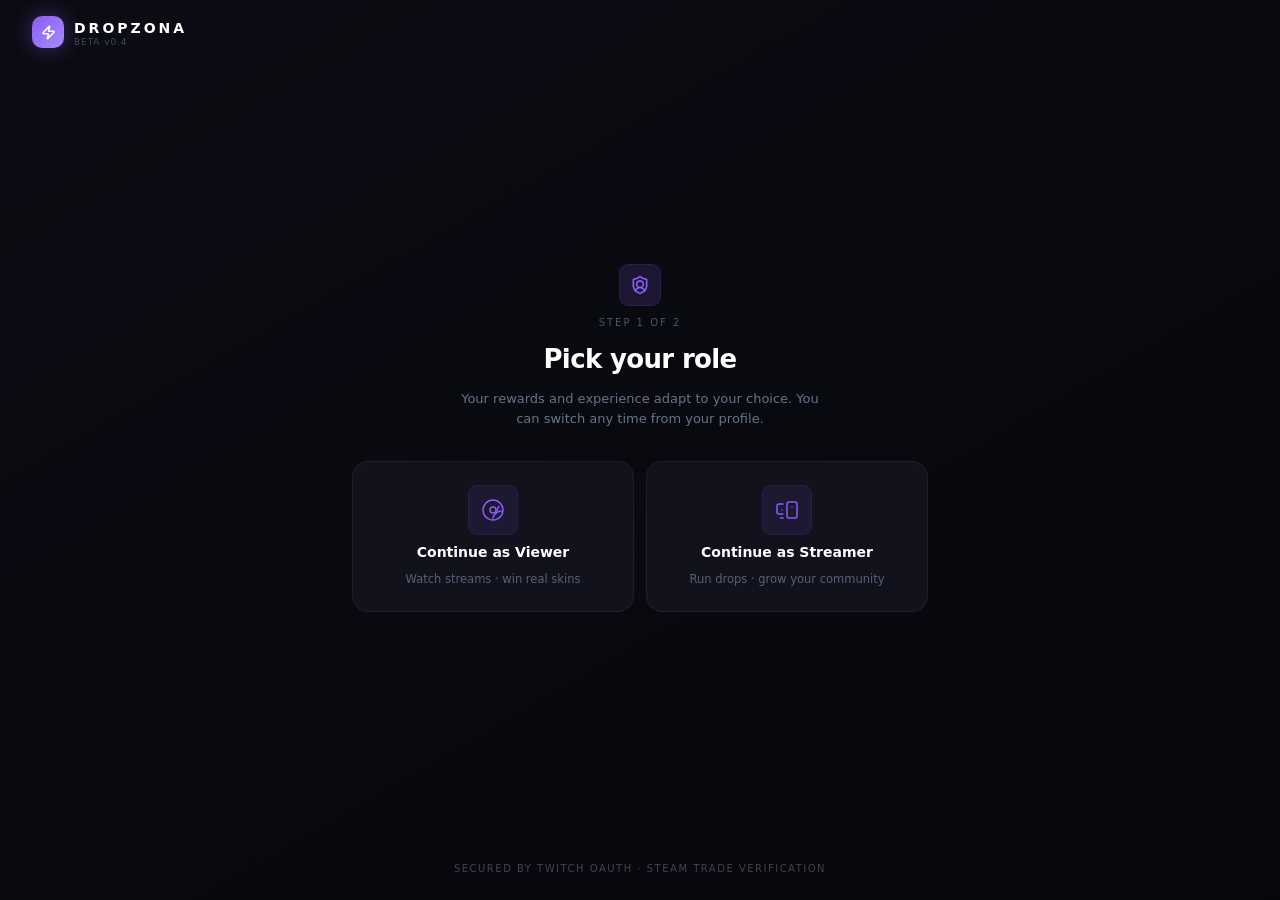
<file: login.html>
<!DOCTYPE html>
<html lang="en" class="dark">
<head>
  <meta charset="UTF-8"/>
  <meta name="viewport" content="width=device-width, initial-scale=1.0"/>
  <title>Log in | Dropzona — Automated CS2 Skin Drops</title>
  <meta name="description" content="Sign in to Dropzona — the automated CS2 skin-giveaway platform for Twitch streamers. Connect Twitch and Steam to run drops or receive skins as a viewer."/>
  <meta name="robots" content="index, follow"/>
  <link rel="canonical" href="https://dropzona.tv/login.html"/>
  <meta property="og:type" content="website"/>
  <meta property="og:site_name" content="Dropzona"/>
  <meta property="og:title" content="Log in | Dropzona"/>
  <meta property="og:description" content="Sign in to Dropzona — automated CS2 skin drops for Twitch."/>
  <meta property="og:url" content="https://dropzona.tv/login.html"/>
  <meta property="og:locale" content="en_US"/>
  <meta property="og:image" content="https://dropzona.tv/opengraph-image.png"/>
  <meta name="twitter:card" content="summary_large_image"/>
  <meta name="twitter:site" content="@dropzona"/>
  <meta name="twitter:title" content="Log in | Dropzona"/>
  <meta name="twitter:description" content="Sign in to Dropzona — automated CS2 skin drops for Twitch."/>
  <meta name="twitter:image" content="https://dropzona.tv/twitter-image.png"/>
  <script type="application/ld+json">
  {"@context":"https://schema.org","@type":"WebPage","name":"Log in to Dropzona","url":"https://dropzona.tv/login.html","inLanguage":"en-US","isPartOf":{"@type":"WebSite","name":"Dropzona","url":"https://dropzona.tv/"}}
  </script>
  <script type="application/ld+json">
  {"@context":"https://schema.org","@type":"BreadcrumbList","itemListElement":[{"@type":"ListItem","position":1,"name":"Home","item":"https://dropzona.tv/"},{"@type":"ListItem","position":2,"name":"Log in","item":"https://dropzona.tv/login.html"}]}
  </script>
  <link rel="icon" href="data:image/svg+xml,%3Csvg xmlns='http://www.w3.org/2000/svg' viewBox='0 0 24 24' fill='none' stroke='%238b5cf6' stroke-width='2' stroke-linecap='round' stroke-linejoin='round'%3E%3Cpath d='M13 2L3 14h9l-1 8 10-12h-9l1-8z'/%3E%3C/svg%3E" type="image/svg+xml">
  <meta name="theme-color" content="#0b0a12"/>
  <link rel="preconnect" href="https://fonts.googleapis.com">
  <link rel="preconnect" href="https://fonts.gstatic.com" crossorigin>
  <link href="https://fonts.googleapis.com/css2?family=Inter:wght@100..900&family=Instrument+Serif:ital@0;1&family=JetBrains+Mono:wght@400;500;600;700&display=swap" rel="stylesheet">
  <link rel="stylesheet" href="css/landing.css"/>
  <style>
    /* Auth-specific tweaks */
    .auth-step{display:none}
    .auth-step.active{display:flex}
    .auth-card-disabled{opacity:.5;pointer-events:none}
    .auth-input-error{border-color:rgba(244,63,94,.55)!important;color:rgba(252,165,165,.95)!important}
    .auth-input-error::placeholder{color:rgba(244,63,94,.4)!important}
  </style>
  <script>try{document.documentElement.dataset.loading='true'}catch(_){}</script>
  <link rel="stylesheet" href="skeleton/skeleton.css"/>
</head>
<body class="antialiased">
  <div id="login-skeleton" role="status" aria-busy="true" aria-live="polite" aria-label="Loading sign in"></div>
  <main class="from-background to-background-darken relative flex max-h-screen min-h-screen w-full flex-col overflow-y-auto bg-linear-150">
    <!-- Ambient context -->
    <div class="bg-primary/8 pointer-events-none fixed -top-40 left-[15%] -z-10 size-[560px] rounded-full blur-[140px]"></div>
    <div class="pointer-events-none fixed -bottom-40 right-[10%] -z-10 size-[420px] rounded-full bg-cyan-500/5 blur-[120px]"></div>

    <!-- Top chrome -->
    <header class="relative flex w-full items-center justify-between px-5 py-4 sm:px-8">
      <a href="/" class="flex items-center gap-2.5">
        <div class="from-primary shadow-primary/40 flex size-8 items-center justify-center rounded-lg bg-linear-[135deg] to-[#a78bfa] shadow-[0_0_20px]">
          <svg xmlns="http://www.w3.org/2000/svg" width="15" height="15" viewBox="0 0 24 24" fill="none" stroke="currentColor" stroke-width="2.5" stroke-linecap="round" stroke-linejoin="round" class="lucide lucide-zap stroke-white" aria-hidden="true"><path d="M4 14a1 1 0 0 1-.78-1.63l9.9-10.2a.5.5 0 0 1 .86.46l-1.92 6.02A1 1 0 0 0 13 10h7a1 1 0 0 1 .78 1.63l-9.9 10.2a.5.5 0 0 1-.86-.46l1.92-6.02A1 1 0 0 0 11 14z"></path></svg>
        </div>
        <div class="flex flex-col font-mono leading-none">
          <span class="text-sm font-bold tracking-[3px] text-white uppercase">Dropzona</span>
          <span class="text-muted-foreground/40 text-[9px] tracking-widest">BETA v0.4</span>
        </div>
      </a>
    </header>

    <!-- Centered content -->
    <div class="relative flex flex-1 items-center justify-center px-4 pb-12 sm:px-6">
      <div id="authRoot" class="flex flex-col gap-6 w-full max-w-xl">

        <!-- STEP 1: Pick role -->
        <section id="step-role" class="auth-step active flex w-full max-w-xl flex-col items-center justify-center gap-8">
          <header class="flex flex-col items-center gap-2.5 text-center">
            <span class="bg-primary/15 ring-primary/25 flex size-10 items-center justify-center rounded-md ring-1">
              <svg xmlns="http://www.w3.org/2000/svg" width="24" height="24" viewBox="0 0 24 24" fill="none" stroke="currentColor" stroke-width="2" stroke-linecap="round" stroke-linejoin="round" class="text-primary size-5" aria-hidden="true"><path d="M20 13c0 5-3.5 7.5-7.66 8.95a1 1 0 0 1-.67-.01C7.5 20.5 4 18 4 13V6a1 1 0 0 1 1-1c2 0 4.5-1.2 6.24-2.72a1.17 1.17 0 0 1 1.52 0C14.51 3.79 17 5 19 5a1 1 0 0 1 1 1z"></path><path d="M6.376 18.91a6 6 0 0 1 11.249.003"></path><circle cx="12" cy="11" r="4"></circle></svg>
            </span>
            <span class="text-muted-foreground/50 font-mono text-[10px] tracking-[2px] uppercase">Step 1 of 2</span>
            <h1 class="font-sans text-[26px] font-semibold tracking-tight text-white">Pick your role</h1>
            <p class="text-muted-foreground/70 max-w-sm font-sans text-[13px] leading-5">
              Your rewards and experience adapt to your choice. You can switch any time from your profile.
            </p>
          </header>

          <div class="grid w-full gap-3 sm:grid-cols-2">
            <button type="button" data-role="viewer" class="role-card bg-sidebar-accent border-border/50 hover:border-primary/40 hover:bg-foreground/40 group cursor-pointer rounded-[16px] border p-6 transition-all duration-300 hover:-translate-y-0.5 hover:shadow-[0_8px_24px_0] hover:shadow-black/30 text-left">
              <div class="flex flex-col items-center justify-center gap-2">
                <div class="bg-primary/10 ring-primary/20 group-hover:bg-primary/15 flex size-12 items-center justify-center rounded-md ring-1 transition-colors">
                  <svg xmlns="http://www.w3.org/2000/svg" width="24" height="24" viewBox="0 0 24 24" fill="none" stroke="currentColor" stroke-width="1.5" stroke-linecap="round" stroke-linejoin="round" class="text-primary size-6"><path d="M12 20c.94-4.27 5-7 8-7"></path><path d="M16 13c0-1.5.5-3 2-4.5"></path><path d="M2 12a10 10 0 1 0 20 0 10 10 0 0 0-20 0z"></path><circle cx="12" cy="12" r="3"></circle></svg>
                </div>
                <span class="font-sans text-[14px] font-semibold text-white">Continue as Viewer</span>
                <span class="text-muted-foreground/55 text-center font-sans text-[11.5px] leading-4">Watch streams · win real skins</span>
              </div>
            </button>
            <button type="button" data-role="streamer" class="role-card bg-sidebar-accent border-border/50 hover:border-primary/40 hover:bg-foreground/40 group cursor-pointer rounded-[16px] border p-6 transition-all duration-300 hover:-translate-y-0.5 hover:shadow-[0_8px_24px_0] hover:shadow-black/30 text-left">
              <div class="flex flex-col items-center justify-center gap-2">
                <div class="bg-primary/10 ring-primary/20 group-hover:bg-primary/15 flex size-12 items-center justify-center rounded-md ring-1 transition-colors">
                  <svg xmlns="http://www.w3.org/2000/svg" width="24" height="24" viewBox="0 0 24 24" fill="none" stroke="currentColor" stroke-width="1.5" stroke-linecap="round" stroke-linejoin="round" class="text-primary size-6"><path d="M5.5 20H8"></path><path d="M17 9h.01"></path><rect width="10" height="16" x="12" y="4" rx="2"></rect><path d="M8 6H4a2 2 0 0 0-2 2v6a2 2 0 0 0 2 2h4"></path><path d="M7 12h.01"></path></svg>
                </div>
                <span class="font-sans text-[14px] font-semibold text-white">Continue as Streamer</span>
                <span class="text-muted-foreground/55 text-center font-sans text-[11.5px] leading-4">Run drops · grow your community</span>
              </div>
            </button>
          </div>
        </section>

        <!-- STEP 2 (VIEWER): Connect accounts -->
        <section id="step-viewer" class="auth-step flex w-full max-w-xl flex-col items-center justify-center gap-6">
          <header class="flex flex-col items-center gap-2.5 text-center">
            <span class="bg-primary/15 ring-primary/25 flex size-10 items-center justify-center rounded-md ring-1">
              <svg xmlns="http://www.w3.org/2000/svg" width="24" height="24" viewBox="0 0 24 24" fill="none" stroke="currentColor" stroke-width="2" stroke-linecap="round" stroke-linejoin="round" class="text-primary size-5"><path d="M17 21h-2a4 4 0 0 1-4-4V7a4 4 0 0 1 4-4h2"></path><path d="M11 7H7a4 4 0 0 0-4 4v2a4 4 0 0 0 4 4h4"></path></svg>
            </span>
            <span class="text-muted-foreground/50 font-mono text-[10px] tracking-[2px] uppercase">Step 2 of 2</span>
            <h2 class="font-sans text-[26px] font-semibold tracking-tight text-white">Connect your accounts</h2>
            <p class="text-muted-foreground/70 max-w-sm font-sans text-[13px] leading-5">
              To participate in drops and receive rewards, connect your Twitch account and add your Steam Trade URL.
            </p>
          </header>

          <div class="flex w-full flex-col items-center gap-4">
            <!-- Twitch card -->
            <div id="viewer-twitch" class="border-border/75 hover:bg-foreground/20 flex w-full items-center justify-between gap-6 rounded-lg border px-5 py-4 transition-colors">
              <div class="flex min-w-0 items-center gap-4">
                <div style="color:#8b5cf6;background:#8b5cf615" class="flex size-11 shrink-0 items-center justify-center rounded-lg">
                  <svg xmlns="http://www.w3.org/2000/svg" width="18" height="18" viewBox="0 0 24 24" fill="none" stroke="currentColor" stroke-width="2" stroke-linecap="round" stroke-linejoin="round"><path d="M21 2H3v16h5v4l4-4h5l4-4V2zM11 11V7M16 11V7"></path></svg>
                </div>
                <div class="flex min-w-0 flex-col font-sans">
                  <h3 class="text-[13px] font-semibold text-white">Twitch Account</h3>
                  <span class="text-muted-foreground/60 truncate text-[11px] leading-3">Required to participate in drops</span>
                </div>
              </div>
              <button type="button" data-connect="twitch" data-role="viewer" style="color:#8b5cf6;background:#8b5cf615" class="connect-btn inline-flex items-center justify-center gap-1.5 rounded-md px-4 py-2 cursor-pointer font-sans text-[12px] font-semibold brightness-75 transition-all hover:brightness-100">
                <svg xmlns="http://www.w3.org/2000/svg" width="14" height="14" viewBox="0 0 24 24" fill="none" stroke="currentColor" stroke-width="2" stroke-linecap="round" stroke-linejoin="round" class="size-3.5"><path d="M10 13a5 5 0 0 0 7.54.54l3-3a5 5 0 0 0-7.07-7.07l-1.72 1.71"></path><path d="M14 11a5 5 0 0 0-7.54-.54l-3 3a5 5 0 0 0 7.07 7.07l1.71-1.71"></path></svg>
                <span class="mt-px connect-label">Connect</span>
              </button>
            </div>

            <!-- Steam Trade URL card -->
            <div id="viewer-steam" class="border-border/75 hover:bg-foreground/20 flex w-full gap-6 rounded-lg border px-5 py-4 transition-colors opacity-50 pointer-events-none">
              <div class="flex w-full flex-col gap-4">
                <div class="flex items-center justify-between gap-4">
                  <div class="flex min-w-0 items-center gap-4">
                    <div style="color:#22d3ee;background:#22d3ee15" class="flex size-11 shrink-0 items-center justify-center rounded-lg">
                      <svg xmlns="http://www.w3.org/2000/svg" width="18" height="18" viewBox="0 0 24 24" fill="none" stroke="currentColor" stroke-width="2" stroke-linecap="round" stroke-linejoin="round"><path d="m11 17 2 2a1 1 0 1 0 3-3"></path><path d="m14 14 2.5 2.5a1 1 0 1 0 3-3l-3.88-3.88a3 3 0 0 0-4.24 0l-.88.88a1 1 0 1 1-3-3l2.81-2.81a5.79 5.79 0 0 1 7.06-.87l.47.28a2 2 0 0 0 1.42.25L21 4"></path><path d="m21 3 1 11h-2"></path><path d="M3 3 2 14l6.5 6.5a1 1 0 1 0 3-3"></path><path d="M3 4h8"></path></svg>
                    </div>
                    <div class="flex min-w-0 flex-col font-sans">
                      <h3 class="text-[13px] font-semibold text-white">Steam Trade URL</h3>
                      <span class="text-muted-foreground/60 truncate text-[11px] leading-3">Steam → Inventory → Trade Offers → "Who can send me trade offers?"</span>
                    </div>
                  </div>
                  <button type="button" id="viewer-steam-submit" style="color:#22d3ee;background:#22d3ee15" class="inline-flex items-center justify-center gap-1.5 rounded-md px-4 py-2 cursor-pointer font-sans text-[12px] font-semibold brightness-75 transition-all hover:brightness-100" disabled>
                    <svg xmlns="http://www.w3.org/2000/svg" width="14" height="14" viewBox="0 0 24 24" fill="none" stroke="currentColor" stroke-width="2" stroke-linecap="round" stroke-linejoin="round" class="size-3.5"><path d="M5 12h14"></path><path d="M12 5v14"></path></svg>
                    <span class="mt-px">Add</span>
                  </button>
                </div>
                <input id="viewer-trade-url" type="text" placeholder="Your Trade URL" disabled class="border border-border/75 placeholder:text-muted-foreground/30 h-8 bg-transparent text-xs text-white transition placeholder:text-xs rounded-md px-3 outline-none focus:border-primary/40"/>
                <p id="viewer-trade-error" class="text-destructive/80 text-[11px] hidden">Please enter a valid Steam Trade URL.</p>
              </div>
            </div>
          </div>

          <footer class="flex w-full items-center justify-between">
            <button type="button" data-back class="inline-flex items-center justify-center gap-1.5 rounded-md border border-border/50 bg-card hover:bg-foreground/40 hover:text-white text-muted-foreground/80 cursor-pointer px-4 py-1.5 font-sans text-[12px] font-semibold transition-colors">
              <svg xmlns="http://www.w3.org/2000/svg" width="14" height="14" viewBox="0 0 24 24" fill="none" stroke="currentColor" stroke-width="2" stroke-linecap="round" stroke-linejoin="round"><path d="m12 19-7-7 7-7"></path><path d="M19 12H5"></path></svg>
              <span class="mt-px">Back</span>
            </button>
            <button type="button" id="viewer-continue" disabled class="inline-flex items-center justify-center gap-1.5 rounded-md border border-border/50 bg-card hover:bg-foreground/40 hover:text-white text-muted-foreground/80 cursor-pointer px-4 py-1.5 font-sans text-[12px] font-semibold transition-colors disabled:cursor-not-allowed disabled:opacity-40">
              <span class="mt-px">Continue</span>
            </button>
          </footer>
        </section>

        <!-- STEP 2 (STREAMER): Connect accounts -->
        <section id="step-streamer" class="auth-step flex w-full max-w-xl flex-col items-center justify-center gap-6">
          <header class="flex flex-col items-center gap-2.5 text-center">
            <span class="bg-primary/15 ring-primary/25 flex size-10 items-center justify-center rounded-md ring-1">
              <svg xmlns="http://www.w3.org/2000/svg" width="24" height="24" viewBox="0 0 24 24" fill="none" stroke="currentColor" stroke-width="2" stroke-linecap="round" stroke-linejoin="round" class="text-primary size-5"><path d="M17 21h-2a4 4 0 0 1-4-4V7a4 4 0 0 1 4-4h2"></path><path d="M11 7H7a4 4 0 0 0-4 4v2a4 4 0 0 0 4 4h4"></path></svg>
            </span>
            <span class="text-muted-foreground/50 font-mono text-[10px] tracking-[2px] uppercase">Step 2 of 2</span>
            <h2 class="font-sans text-[26px] font-semibold tracking-tight text-white">Connect your accounts</h2>
            <p class="text-muted-foreground/70 max-w-sm font-sans text-[13px] leading-5">
              To run drops on your stream, connect your Twitch and Steam accounts. We'll guide you through GSI setup right after.
            </p>
          </header>

          <div class="flex w-full flex-col items-center gap-4">
            <!-- Twitch card -->
            <div id="streamer-twitch" class="border-border/75 hover:bg-foreground/20 flex w-full items-center justify-between gap-6 rounded-lg border px-5 py-4 transition-colors">
              <div class="flex min-w-0 items-center gap-4">
                <div style="color:#8b5cf6;background:#8b5cf615" class="flex size-11 shrink-0 items-center justify-center rounded-lg">
                  <svg xmlns="http://www.w3.org/2000/svg" width="18" height="18" viewBox="0 0 24 24" fill="none" stroke="currentColor" stroke-width="2" stroke-linecap="round" stroke-linejoin="round"><path d="M21 2H3v16h5v4l4-4h5l4-4V2zM11 11V7M16 11V7"></path></svg>
                </div>
                <div class="flex min-w-0 flex-col font-sans">
                  <h3 class="text-[13px] font-semibold text-white">Twitch Account</h3>
                  <span class="text-muted-foreground/60 truncate text-[11px] leading-3">Required to run drops on your channel</span>
                </div>
              </div>
              <button type="button" data-connect="twitch" data-role="streamer" style="color:#8b5cf6;background:#8b5cf615" class="connect-btn inline-flex items-center justify-center gap-1.5 rounded-md px-4 py-2 cursor-pointer font-sans text-[12px] font-semibold brightness-75 transition-all hover:brightness-100">
                <svg xmlns="http://www.w3.org/2000/svg" width="14" height="14" viewBox="0 0 24 24" fill="none" stroke="currentColor" stroke-width="2" stroke-linecap="round" stroke-linejoin="round" class="size-3.5"><path d="M10 13a5 5 0 0 0 7.54.54l3-3a5 5 0 0 0-7.07-7.07l-1.72 1.71"></path><path d="M14 11a5 5 0 0 0-7.54-.54l-3 3a5 5 0 0 0 7.07 7.07l1.71-1.71"></path></svg>
                <span class="mt-px connect-label">Connect</span>
              </button>
            </div>

            <!-- Steam OAuth card -->
            <div id="streamer-steam" class="border-border/75 hover:bg-foreground/20 flex w-full items-center justify-between gap-6 rounded-lg border px-5 py-4 transition-colors opacity-50 pointer-events-none">
              <div class="flex min-w-0 items-center gap-4">
                <div style="color:#22d3ee;background:#22d3ee15" class="flex size-11 shrink-0 items-center justify-center rounded-lg">
                  <svg xmlns="http://www.w3.org/2000/svg" width="18" height="18" viewBox="0 0 24 24" fill="none" stroke="currentColor" stroke-width="2" stroke-linecap="round" stroke-linejoin="round"><rect x="2" y="6" width="20" height="12" rx="2"></rect><path d="M6 12h.01M10 12h.01M14 12h.01M18 12h.01"></path></svg>
                </div>
                <div class="flex min-w-0 flex-col font-sans">
                  <h3 class="text-[13px] font-semibold text-white">Steam Account</h3>
                  <span class="text-muted-foreground/60 truncate text-[11px] leading-3">Required to fund the drop pool and send trades</span>
                </div>
              </div>
              <button type="button" data-connect="steam" data-role="streamer" style="color:#22d3ee;background:#22d3ee15" class="connect-btn inline-flex items-center justify-center gap-1.5 rounded-md px-4 py-2 cursor-pointer font-sans text-[12px] font-semibold brightness-75 transition-all hover:brightness-100" disabled>
                <svg xmlns="http://www.w3.org/2000/svg" width="14" height="14" viewBox="0 0 24 24" fill="none" stroke="currentColor" stroke-width="2" stroke-linecap="round" stroke-linejoin="round" class="size-3.5"><path d="M10 13a5 5 0 0 0 7.54.54l3-3a5 5 0 0 0-7.07-7.07l-1.72 1.71"></path><path d="M14 11a5 5 0 0 0-7.54-.54l-3 3a5 5 0 0 0 7.07 7.07l1.71-1.71"></path></svg>
                <span class="mt-px connect-label">Connect</span>
              </button>
            </div>
          </div>

          <footer class="flex w-full items-center justify-between">
            <button type="button" data-back class="inline-flex items-center justify-center gap-1.5 rounded-md border border-border/50 bg-card hover:bg-foreground/40 hover:text-white text-muted-foreground/80 cursor-pointer px-4 py-1.5 font-sans text-[12px] font-semibold transition-colors">
              <svg xmlns="http://www.w3.org/2000/svg" width="14" height="14" viewBox="0 0 24 24" fill="none" stroke="currentColor" stroke-width="2" stroke-linecap="round" stroke-linejoin="round"><path d="m12 19-7-7 7-7"></path><path d="M19 12H5"></path></svg>
              <span class="mt-px">Back</span>
            </button>
            <button type="button" id="streamer-continue" disabled class="inline-flex items-center justify-center gap-1.5 rounded-md border border-border/50 bg-card hover:bg-foreground/40 hover:text-white text-muted-foreground/80 cursor-pointer px-4 py-1.5 font-sans text-[12px] font-semibold transition-colors disabled:cursor-not-allowed disabled:opacity-40">
              <span class="mt-px">Continue</span>
            </button>
          </footer>
        </section>

      </div>
    </div>

    <!-- Footer hint -->
    <footer class="relative flex items-center justify-center pb-6">
      <span class="text-muted-foreground/40 font-mono text-[10px] tracking-[1.5px] uppercase">
        Secured by Twitch OAuth · Steam Trade Verification
      </span>
    </footer>
  </main>

<script>
(function(){

  var state = {
    role: null,           // 'viewer' | 'streamer'
    twitch: false,
    steam: false,
    tradeUrl: null,
  };

  // --- Step navigation ---
  function showStep(id){
    document.querySelectorAll('.auth-step').forEach(function(s){ s.classList.remove('active'); });
    var t = document.getElementById(id);
    if(t) t.classList.add('active');
    // sync ?step= query so reloads land in the same place
    try {
      var u = new URL(location.href);
      u.searchParams.set('step', id.replace('step-',''));
      history.replaceState(null, '', u.toString());
    } catch(e){}
  }

  function reset(){
    state.role = null; state.twitch = false; state.steam = false; state.tradeUrl = null;
    // Reset UI on viewer-flow
    document.getElementById('viewer-trade-url').value = '';
    document.getElementById('viewer-trade-url').disabled = true;
    document.getElementById('viewer-steam').classList.add('opacity-50','pointer-events-none');
    document.getElementById('viewer-steam-submit').disabled = true;
    document.getElementById('viewer-trade-error').classList.add('hidden');
    document.getElementById('viewer-continue').disabled = true;
    // Reset connect buttons on both flows
    document.querySelectorAll('.connect-btn').forEach(function(b){
      var lbl = b.querySelector('.connect-label');
      if(lbl) lbl.textContent = 'Connect';
      b.removeAttribute('data-done');
      b.disabled = false;
    });
    // Reset streamer
    document.getElementById('streamer-steam').classList.add('opacity-50','pointer-events-none');
    var streamerSteamBtn = document.querySelector('[data-connect="steam"][data-role="streamer"]');
    if(streamerSteamBtn) streamerSteamBtn.disabled = true;
    document.getElementById('streamer-continue').disabled = true;
  }

  // --- Role picker ---
  document.querySelectorAll('.role-card').forEach(function(btn){
    btn.addEventListener('click', function(){
      reset();
      state.role = btn.getAttribute('data-role');
      showStep(state.role === 'streamer' ? 'step-streamer' : 'step-viewer');
    });
  });

  // --- Back buttons ---
  document.querySelectorAll('[data-back]').forEach(function(btn){
    btn.addEventListener('click', function(){
      reset();
      showStep('step-role');
    });
  });

  // --- Connect (Twitch / Steam mocks) ---
  function setConnected(btn, label){
    if(!btn) return;
    btn.setAttribute('data-done','1');
    btn.disabled = true;
    var lbl = btn.querySelector('.connect-label');
    if(lbl){ lbl.textContent = label || 'Connected'; }
  }

  document.querySelectorAll('[data-connect]').forEach(function(btn){
    btn.addEventListener('click', function(){
      var kind = btn.getAttribute('data-connect');
      var role = btn.getAttribute('data-role');
      if(kind === 'twitch'){
        state.twitch = true;
        setConnected(btn, '✓ Connected');
        if(role === 'viewer'){
          // Unlock Steam Trade URL card
          document.getElementById('viewer-steam').classList.remove('opacity-50','pointer-events-none');
          document.getElementById('viewer-trade-url').disabled = false;
          document.getElementById('viewer-steam-submit').disabled = false;
        } else {
          // Unlock Steam OAuth card
          document.getElementById('streamer-steam').classList.remove('opacity-50','pointer-events-none');
          var sBtn = document.querySelector('[data-connect="steam"][data-role="streamer"]');
          if(sBtn) sBtn.disabled = false;
        }
      } else if(kind === 'steam'){
        state.steam = true;
        setConnected(btn, '✓ Connected');
        document.getElementById('streamer-continue').disabled = false;
      }
    });
  });

  // --- Steam Trade URL validation ---
  function isValidSteamTradeUrl(url){
    try {
      var p = new URL(url);
      if(p.hostname !== 'steamcommunity.com') return false;
      if(!p.pathname.startsWith('/tradeoffer/new/')) return false;
      var partner = p.searchParams.get('partner');
      var token = p.searchParams.get('token');
      if(!partner || !token) return false;
      if(!/^\d+$/.test(partner)) return false;
      if(!/^[a-zA-Z0-9_-]+$/.test(token)) return false;
      return true;
    } catch(e){ return false; }
  }

  var urlInput = document.getElementById('viewer-trade-url');
  var urlErr   = document.getElementById('viewer-trade-error');
  urlInput.addEventListener('input', function(){
    urlInput.classList.remove('auth-input-error');
    urlErr.classList.add('hidden');
  });
  document.getElementById('viewer-steam-submit').addEventListener('click', function(){
    var v = urlInput.value.trim();
    if(!isValidSteamTradeUrl(v)){
      urlInput.classList.add('auth-input-error');
      urlErr.classList.remove('hidden');
      return;
    }
    state.tradeUrl = v;
    urlInput.disabled = true;
    this.disabled = true;
    this.innerHTML = '<svg xmlns="http://www.w3.org/2000/svg" width="14" height="14" viewBox="0 0 24 24" fill="none" stroke="currentColor" stroke-width="2" stroke-linecap="round" stroke-linejoin="round" class="size-3.5"><path d="M21.801 10A10 10 0 1 1 17 3.335"/><path d="m9 11 3 3L22 4"/></svg><span class="mt-px">Added</span>';
    document.getElementById('viewer-continue').disabled = false;
  });

  // --- Final continue → write auth + go to app ---
  function finish(){
    try {
      var existing = JSON.parse(localStorage.getItem('dropzona_user') || 'null');
      var isStreamer = state.role === 'streamer';
      var seed = isStreamer ? 'Streamer' : 'Viewer';
      var username = (existing && existing.username) || (seed + Math.floor(Math.random()*9000 + 1000));
      localStorage.setItem('dropzona_user', JSON.stringify({
        username: username,
        email: (existing && existing.email) || (state.role + '@twitch.tv'),
        isStreamer: isStreamer,
        avatarInitials: username.slice(0,2).toUpperCase(),
        tradeUrl: state.tradeUrl || (existing && existing.tradeUrl) || null,
        connectedTwitch: true,
        connectedSteam: state.steam || (state.role === 'viewer'),
        createdAt: (existing && existing.createdAt) || new Date().toISOString(),
      }));
      localStorage.setItem('dropzona_auth', '1');
      localStorage.setItem('dropzona_role', isStreamer ? 's' : 'v');
    } catch(e){}
    location.href = isStreamer ? '/app/s/dashboard' : '/app/browse';
  }
  document.getElementById('viewer-continue').addEventListener('click', finish);
  document.getElementById('streamer-continue').addEventListener('click', finish);

  // --- Deep-link via ?role=streamer or ?step= ---
  (function(){
    var qs = new URL(location.href).searchParams;
    var step = qs.get('step');
    var role = qs.get('role') || (qs.get('streamer') === '1' ? 'streamer' : null);
    if(step === 'viewer' || step === 'streamer'){
      state.role = step;
      showStep('step-' + step);
    } else if(role === 'streamer' || role === 'viewer'){
      state.role = role;
      showStep('step-' + role);
    }
  })();
})();
</script>
<script type="module">
import {mountLoginSkeleton, unmountLoginSkeleton} from '/skeleton/LoginSkeleton.js';
import {autoUnmount} from '/skeleton/loader.js';
mountLoginSkeleton();
autoUnmount(unmountLoginSkeleton);
</script>
</body>
</html>
</file>
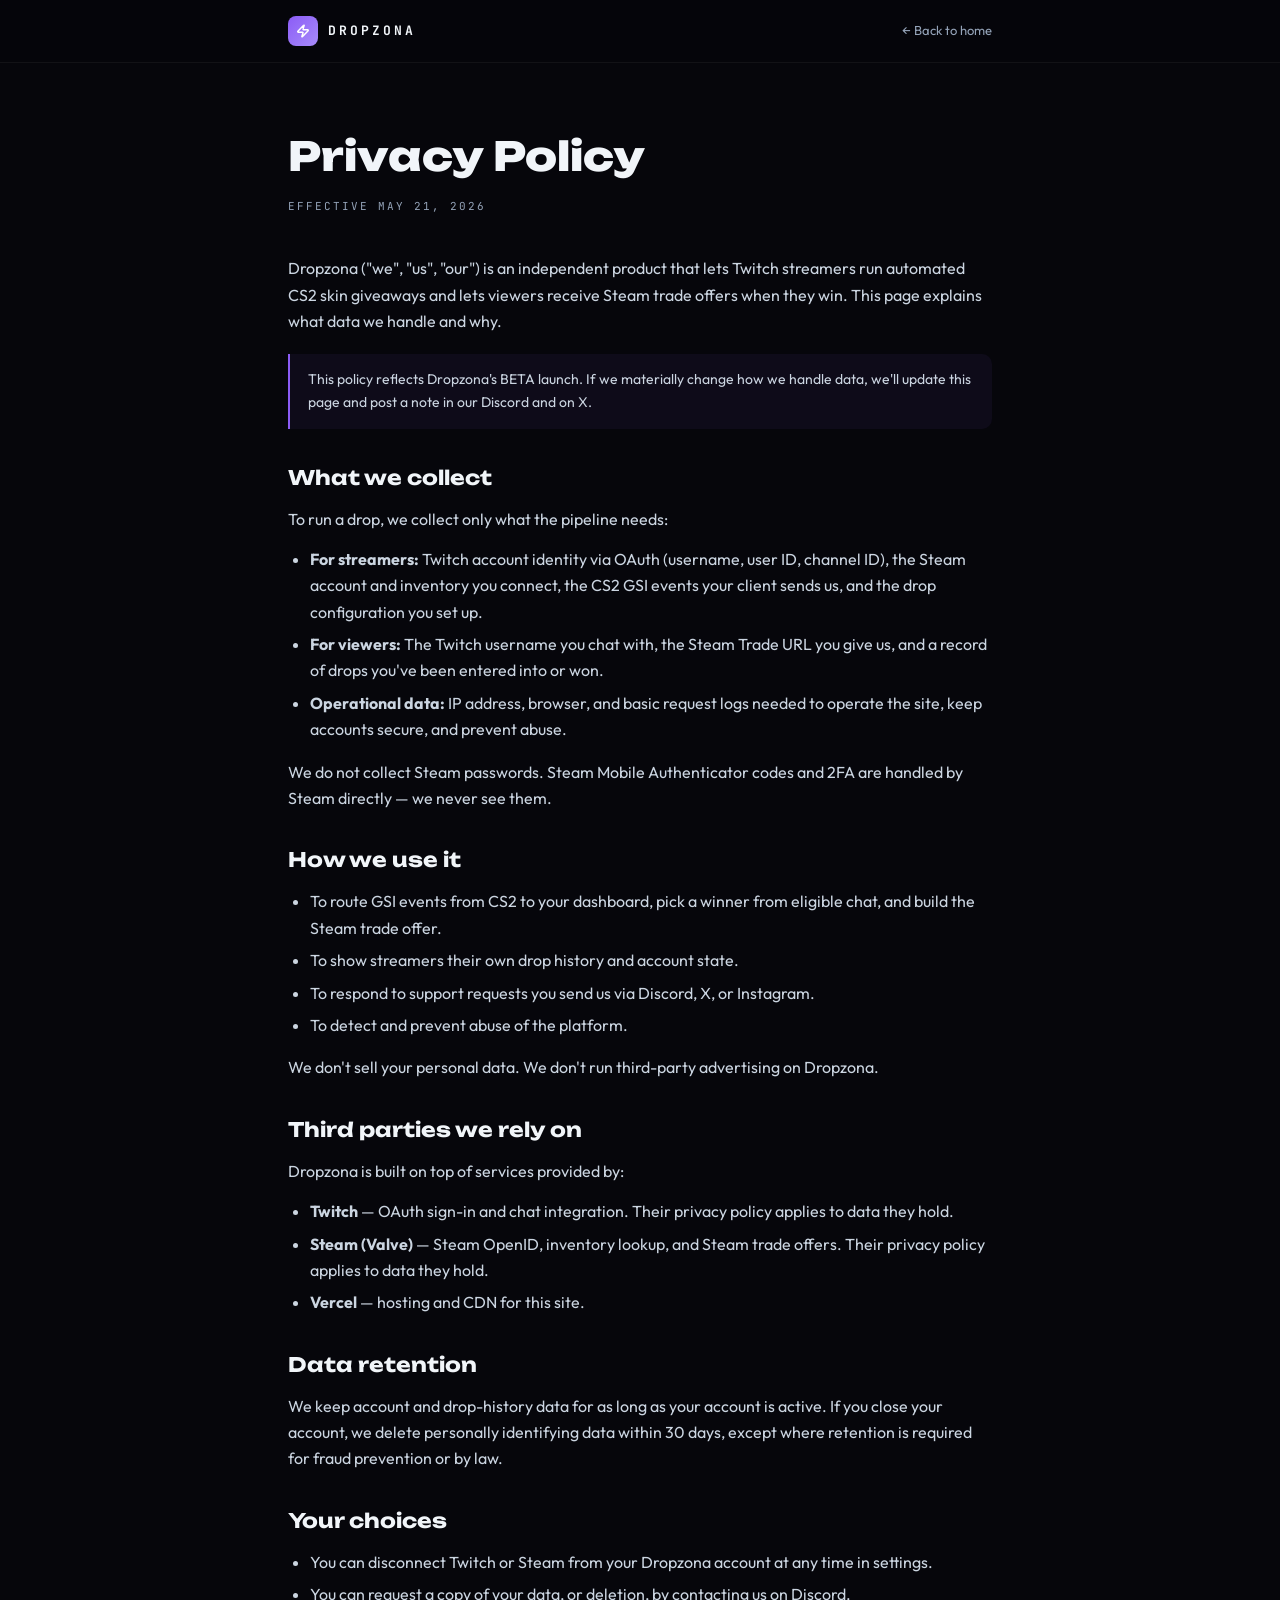
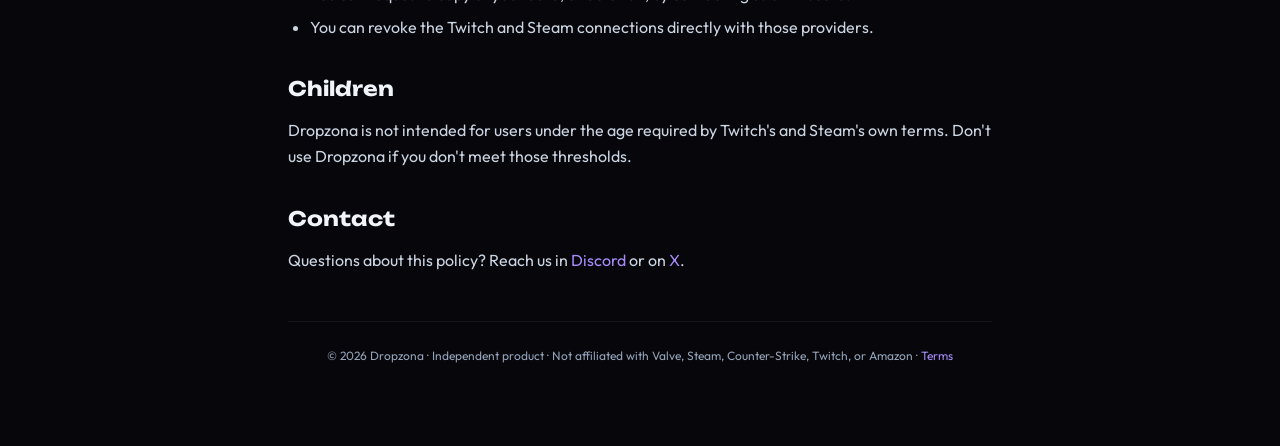
<file: privacy.html>
<!DOCTYPE html>
<html lang="en">
<head>
  <meta charset="UTF-8"/>
  <meta name="viewport" content="width=device-width, initial-scale=1.0"/>
  <title>Privacy Policy | Dropzona</title>
  <meta name="description" content="How Dropzona collects, uses, and protects information about streamers and viewers on the CS2 skin-drop platform."/>
  <link rel="canonical" href="https://dropzona.tv/privacy.html"/>
  <meta name="robots" content="index, follow"/>
  <meta name="theme-color" content="#0b0a12"/>
  <meta property="og:type" content="article"/>
  <meta property="og:site_name" content="Dropzona"/>
  <meta property="og:title" content="Privacy Policy | Dropzona"/>
  <meta property="og:description" content="How Dropzona handles data for streamers and viewers."/>
  <meta property="og:url" content="https://dropzona.tv/privacy.html"/>
  <meta property="og:locale" content="en_US"/>
  <meta property="og:image" content="https://dropzona.tv/opengraph-image.png"/>
  <meta name="twitter:card" content="summary_large_image"/>
  <meta name="twitter:site" content="@dropzona"/>
  <meta name="twitter:title" content="Privacy Policy | Dropzona"/>
  <meta name="twitter:description" content="How Dropzona handles data for streamers and viewers."/>
  <meta name="twitter:image" content="https://dropzona.tv/twitter-image.png"/>
  <script type="application/ld+json">
  {"@context":"https://schema.org","@type":"WebPage","name":"Privacy Policy","url":"https://dropzona.tv/privacy.html","inLanguage":"en-US","isPartOf":{"@type":"WebSite","name":"Dropzona","url":"https://dropzona.tv/"},"about":{"@type":"Organization","name":"Dropzona","url":"https://dropzona.tv/"}}
  </script>
  <script type="application/ld+json">
  {"@context":"https://schema.org","@type":"BreadcrumbList","itemListElement":[{"@type":"ListItem","position":1,"name":"Home","item":"https://dropzona.tv/"},{"@type":"ListItem","position":2,"name":"Privacy","item":"https://dropzona.tv/privacy.html"}]}
  </script>
  <link rel="icon" href="data:image/svg+xml,%3Csvg xmlns='http://www.w3.org/2000/svg' viewBox='0 0 24 24' fill='none' stroke='%238b5cf6' stroke-width='2' stroke-linecap='round' stroke-linejoin='round'%3E%3Cpath d='M13 2L3 14h9l-1 8 10-12h-9l1-8z'/%3E%3C/svg%3E" type="image/svg+xml">
  <link rel="preconnect" href="https://fonts.googleapis.com">
  <link href="https://fonts.googleapis.com/css2?family=Unbounded:wght@400;600;700;800;900&family=Outfit:wght@300;400;500;600;700&family=JetBrains+Mono:wght@400;500;600;700&display=swap" rel="stylesheet">
  <style>
    *,*::before,*::after{margin:0;padding:0;box-sizing:border-box}
    body{font-family:'Outfit',sans-serif;background:#06060b;color:#cbd5e1;min-height:100vh;line-height:1.65;-webkit-font-smoothing:antialiased}
    a{color:#a78bfa;text-decoration:none}
    a:hover{color:#fff}
    .nav{position:sticky;top:0;background:rgba(6,6,11,.92);backdrop-filter:blur(20px);border-bottom:1px solid rgba(255,255,255,.05);padding:16px 0;z-index:50}
    .nav-in{max-width:760px;margin:0 auto;padding:0 28px;display:flex;align-items:center;justify-content:space-between}
    .brand{display:flex;align-items:center;gap:10px;text-decoration:none;color:#fff}
    .brand-mark{width:30px;height:30px;background:linear-gradient(135deg,#8b5cf6,#a78bfa);border-radius:8px;display:flex;align-items:center;justify-content:center;color:#fff}
    .brand-name{font-family:'JetBrains Mono',monospace;font-weight:700;font-size:13px;letter-spacing:3px;color:#f1f5f9}
    .nav-back{font-size:13px;color:#94a3b8;text-decoration:none}
    .nav-back:hover{color:#fff}
    .wrap{max-width:760px;margin:0 auto;padding:60px 28px 80px}
    h1{font-family:'Unbounded',cursive;font-size:clamp(28px,4vw,40px);font-weight:800;color:#f1f5f9;margin-bottom:8px}
    .updated{font-family:'JetBrains Mono',monospace;font-size:11px;letter-spacing:2px;text-transform:uppercase;color:#94a3b8;margin-bottom:40px}
    h2{font-family:'Unbounded',cursive;font-size:20px;font-weight:700;color:#f1f5f9;margin:32px 0 12px}
    p{margin-bottom:14px;color:#cbd5e1}
    ul{margin:0 0 16px 22px;color:#cbd5e1}
    li{margin-bottom:6px}
    .callout{border-left:2px solid #8b5cf6;background:rgba(139,92,246,.06);padding:14px 18px;border-radius:0 10px 10px 0;margin:20px 0;font-size:14px;color:#cbd5e1}
    .foot{border-top:1px solid rgba(255,255,255,.06);margin-top:48px;padding-top:24px;font-size:12px;color:#94a3b8;text-align:center}
  </style>
  <script>try{document.documentElement.dataset.loading='true'}catch(_){}</script>
  <link rel="stylesheet" href="skeleton/skeleton.css"/>
</head>
<body>
  <div id="legal-skeleton" role="status" aria-busy="true" aria-live="polite" aria-label="Loading privacy policy"></div>
  <nav class="nav">
    <div class="nav-in">
      <a href="/" class="brand">
        <div class="brand-mark"><svg width="14" height="14" viewBox="0 0 24 24" fill="none" stroke="currentColor" stroke-width="2.5" stroke-linecap="round" stroke-linejoin="round"><path d="M4 14a1 1 0 0 1-.78-1.63l9.9-10.2a.5.5 0 0 1 .86.46l-1.92 6.02A1 1 0 0 0 13 10h7a1 1 0 0 1 .78 1.63l-9.9 10.2a.5.5 0 0 1-.86-.46l1.92-6.02A1 1 0 0 0 11 14z"/></svg></div>
        <span class="brand-name">DROPZONA</span>
      </a>
      <a href="/" class="nav-back">← Back to home</a>
    </div>
  </nav>

  <main class="wrap">
    <h1>Privacy Policy</h1>
    <p class="updated">Effective May 21, 2026</p>

    <p>Dropzona ("we", "us", "our") is an independent product that lets Twitch streamers run automated CS2 skin giveaways and lets viewers receive Steam trade offers when they win. This page explains what data we handle and why.</p>

    <div class="callout">This policy reflects Dropzona's BETA launch. If we materially change how we handle data, we'll update this page and post a note in our Discord and on X.</div>

    <h2>What we collect</h2>
    <p>To run a drop, we collect only what the pipeline needs:</p>
    <ul>
      <li><b>For streamers:</b> Twitch account identity via OAuth (username, user ID, channel ID), the Steam account and inventory you connect, the CS2 GSI events your client sends us, and the drop configuration you set up.</li>
      <li><b>For viewers:</b> The Twitch username you chat with, the Steam Trade URL you give us, and a record of drops you've been entered into or won.</li>
      <li><b>Operational data:</b> IP address, browser, and basic request logs needed to operate the site, keep accounts secure, and prevent abuse.</li>
    </ul>
    <p>We do not collect Steam passwords. Steam Mobile Authenticator codes and 2FA are handled by Steam directly — we never see them.</p>

    <h2>How we use it</h2>
    <ul>
      <li>To route GSI events from CS2 to your dashboard, pick a winner from eligible chat, and build the Steam trade offer.</li>
      <li>To show streamers their own drop history and account state.</li>
      <li>To respond to support requests you send us via Discord, X, or Instagram.</li>
      <li>To detect and prevent abuse of the platform.</li>
    </ul>
    <p>We don't sell your personal data. We don't run third-party advertising on Dropzona.</p>

    <h2>Third parties we rely on</h2>
    <p>Dropzona is built on top of services provided by:</p>
    <ul>
      <li><b>Twitch</b> — OAuth sign-in and chat integration. Their privacy policy applies to data they hold.</li>
      <li><b>Steam (Valve)</b> — Steam OpenID, inventory lookup, and Steam trade offers. Their privacy policy applies to data they hold.</li>
      <li><b>Vercel</b> — hosting and CDN for this site.</li>
    </ul>

    <h2>Data retention</h2>
    <p>We keep account and drop-history data for as long as your account is active. If you close your account, we delete personally identifying data within 30 days, except where retention is required for fraud prevention or by law.</p>

    <h2>Your choices</h2>
    <ul>
      <li>You can disconnect Twitch or Steam from your Dropzona account at any time in settings.</li>
      <li>You can request a copy of your data, or deletion, by contacting us on Discord.</li>
      <li>You can revoke the Twitch and Steam connections directly with those providers.</li>
    </ul>

    <h2>Children</h2>
    <p>Dropzona is not intended for users under the age required by Twitch's and Steam's own terms. Don't use Dropzona if you don't meet those thresholds.</p>

    <h2>Contact</h2>
    <p>Questions about this policy? Reach us in <a href="https://discord.gg/dropzona" target="_blank" rel="noopener noreferrer">Discord</a> or on <a href="https://x.com/dropzona" target="_blank" rel="noopener noreferrer">X</a>.</p>

    <div class="foot">© 2026 Dropzona · Independent product · Not affiliated with Valve, Steam, Counter-Strike, Twitch, or Amazon · <a href="terms.html">Terms</a></div>
  </main>
<script type="module">
import {mountLegalSkeleton, unmountLegalSkeleton} from '/skeleton/LegalSkeleton.js';
import {autoUnmount} from '/skeleton/loader.js';
mountLegalSkeleton({kind:'privacy'});
autoUnmount(unmountLegalSkeleton);
</script>
</body>
</html>
</file>
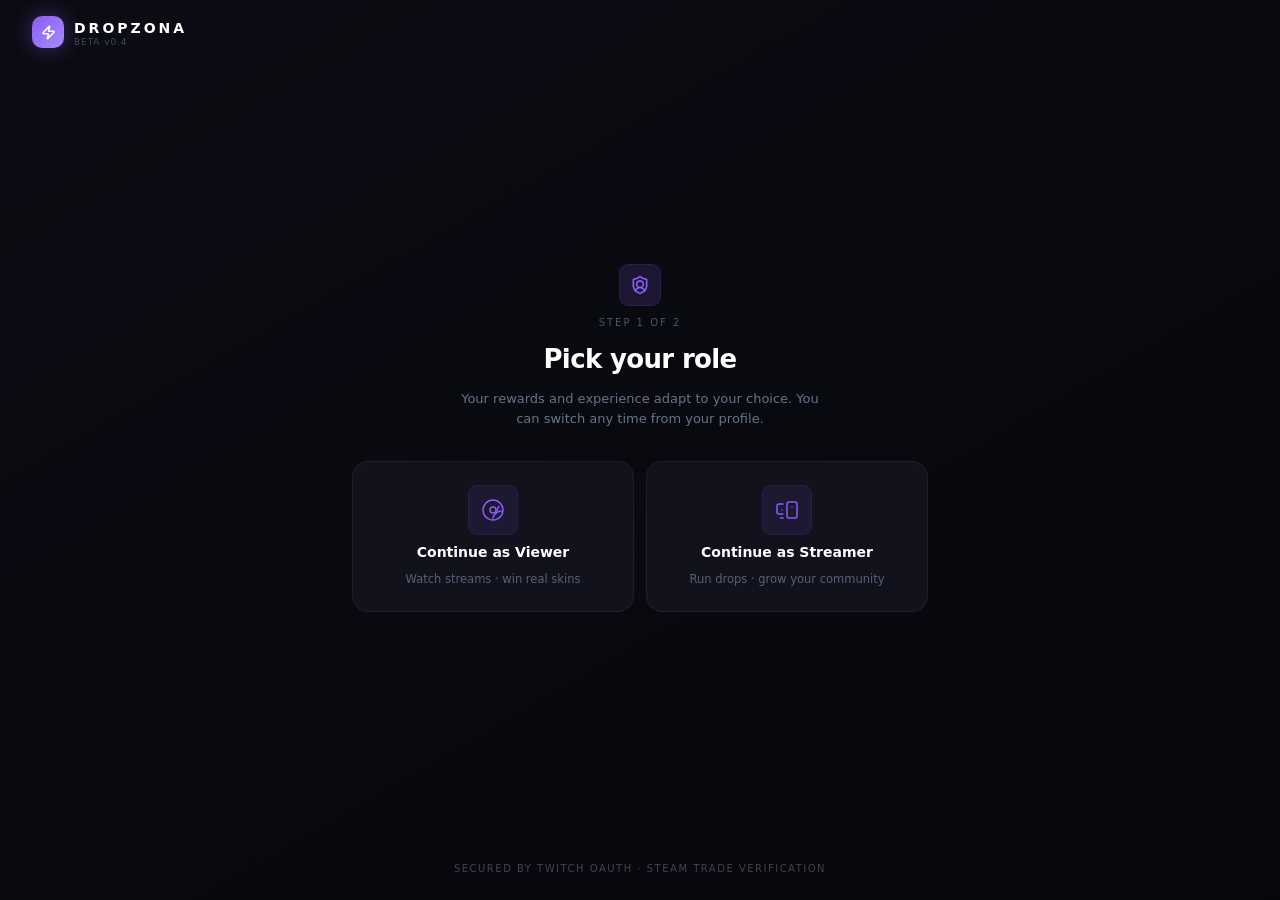
<file: signup.html>
<!DOCTYPE html>
<html lang="en" class="dark">
<head>
  <meta charset="UTF-8"/>
  <meta name="viewport" content="width=device-width, initial-scale=1.0"/>
  <title>Sign up | Dropzona — Automated CS2 Skin Drops</title>
  <meta name="description" content="Create your Dropzona account. Automated CS2 skin drops for Twitch streamers — connect Twitch and Steam to start, or join as a viewer to receive skins from streams you watch."/>
  <meta name="robots" content="index, follow"/>
  <link rel="canonical" href="https://dropzona.tv/signup.html"/>
  <meta property="og:type" content="website"/>
  <meta property="og:site_name" content="Dropzona"/>
  <meta property="og:title" content="Sign up | Dropzona"/>
  <meta property="og:description" content="Create your Dropzona account — automated CS2 skin drops for Twitch."/>
  <meta property="og:url" content="https://dropzona.tv/signup.html"/>
  <meta property="og:locale" content="en_US"/>
  <meta property="og:image" content="https://dropzona.tv/opengraph-image.png"/>
  <meta name="twitter:card" content="summary_large_image"/>
  <meta name="twitter:site" content="@dropzona"/>
  <meta name="twitter:title" content="Sign up | Dropzona"/>
  <meta name="twitter:description" content="Create your Dropzona account — automated CS2 skin drops for Twitch."/>
  <meta name="twitter:image" content="https://dropzona.tv/twitter-image.png"/>
  <script type="application/ld+json">
  {"@context":"https://schema.org","@type":"WebPage","name":"Sign up for Dropzona","url":"https://dropzona.tv/signup.html","inLanguage":"en-US","isPartOf":{"@type":"WebSite","name":"Dropzona","url":"https://dropzona.tv/"}}
  </script>
  <script type="application/ld+json">
  {"@context":"https://schema.org","@type":"BreadcrumbList","itemListElement":[{"@type":"ListItem","position":1,"name":"Home","item":"https://dropzona.tv/"},{"@type":"ListItem","position":2,"name":"Sign up","item":"https://dropzona.tv/signup.html"}]}
  </script>
  <link rel="icon" href="data:image/svg+xml,%3Csvg xmlns='http://www.w3.org/2000/svg' viewBox='0 0 24 24' fill='none' stroke='%238b5cf6' stroke-width='2' stroke-linecap='round' stroke-linejoin='round'%3E%3Cpath d='M13 2L3 14h9l-1 8 10-12h-9l1-8z'/%3E%3C/svg%3E" type="image/svg+xml">
  <meta name="theme-color" content="#0b0a12"/>
  <link rel="preconnect" href="https://fonts.googleapis.com">
  <link rel="preconnect" href="https://fonts.gstatic.com" crossorigin>
  <link href="https://fonts.googleapis.com/css2?family=Inter:wght@100..900&family=Instrument+Serif:ital@0;1&family=JetBrains+Mono:wght@400;500;600;700&display=swap" rel="stylesheet">
  <link rel="stylesheet" href="css/landing.css"/>
  <style>
    /* Auth-specific tweaks */
    .auth-step{display:none}
    .auth-step.active{display:flex}
    .auth-card-disabled{opacity:.5;pointer-events:none}
    .auth-input-error{border-color:rgba(244,63,94,.55)!important;color:rgba(252,165,165,.95)!important}
    .auth-input-error::placeholder{color:rgba(244,63,94,.4)!important}
  </style>
  <script>try{document.documentElement.dataset.loading='true'}catch(_){}</script>
  <link rel="stylesheet" href="skeleton/skeleton.css"/>
</head>
<body class="antialiased">
  <div id="signup-skeleton" role="status" aria-busy="true" aria-live="polite" aria-label="Loading sign up"></div>
  <main class="from-background to-background-darken relative flex max-h-screen min-h-screen w-full flex-col overflow-y-auto bg-linear-150">
    <!-- Ambient context -->
    <div class="bg-primary/8 pointer-events-none fixed -top-40 left-[15%] -z-10 size-[560px] rounded-full blur-[140px]"></div>
    <div class="pointer-events-none fixed -bottom-40 right-[10%] -z-10 size-[420px] rounded-full bg-cyan-500/5 blur-[120px]"></div>

    <!-- Top chrome -->
    <header class="relative flex w-full items-center justify-between px-5 py-4 sm:px-8">
      <a href="/" class="flex items-center gap-2.5">
        <div class="from-primary shadow-primary/40 flex size-8 items-center justify-center rounded-lg bg-linear-[135deg] to-[#a78bfa] shadow-[0_0_20px]">
          <svg xmlns="http://www.w3.org/2000/svg" width="15" height="15" viewBox="0 0 24 24" fill="none" stroke="currentColor" stroke-width="2.5" stroke-linecap="round" stroke-linejoin="round" class="lucide lucide-zap stroke-white" aria-hidden="true"><path d="M4 14a1 1 0 0 1-.78-1.63l9.9-10.2a.5.5 0 0 1 .86.46l-1.92 6.02A1 1 0 0 0 13 10h7a1 1 0 0 1 .78 1.63l-9.9 10.2a.5.5 0 0 1-.86-.46l1.92-6.02A1 1 0 0 0 11 14z"></path></svg>
        </div>
        <div class="flex flex-col font-mono leading-none">
          <span class="text-sm font-bold tracking-[3px] text-white uppercase">Dropzona</span>
          <span class="text-muted-foreground/40 text-[9px] tracking-widest">BETA v0.4</span>
        </div>
      </a>
    </header>

    <!-- Centered content -->
    <div class="relative flex flex-1 items-center justify-center px-4 pb-12 sm:px-6">
      <div id="authRoot" class="flex flex-col gap-6 w-full max-w-xl">

        <!-- STEP 1: Pick role -->
        <section id="step-role" class="auth-step active flex w-full max-w-xl flex-col items-center justify-center gap-8">
          <header class="flex flex-col items-center gap-2.5 text-center">
            <span class="bg-primary/15 ring-primary/25 flex size-10 items-center justify-center rounded-md ring-1">
              <svg xmlns="http://www.w3.org/2000/svg" width="24" height="24" viewBox="0 0 24 24" fill="none" stroke="currentColor" stroke-width="2" stroke-linecap="round" stroke-linejoin="round" class="text-primary size-5" aria-hidden="true"><path d="M20 13c0 5-3.5 7.5-7.66 8.95a1 1 0 0 1-.67-.01C7.5 20.5 4 18 4 13V6a1 1 0 0 1 1-1c2 0 4.5-1.2 6.24-2.72a1.17 1.17 0 0 1 1.52 0C14.51 3.79 17 5 19 5a1 1 0 0 1 1 1z"></path><path d="M6.376 18.91a6 6 0 0 1 11.249.003"></path><circle cx="12" cy="11" r="4"></circle></svg>
            </span>
            <span class="text-muted-foreground/50 font-mono text-[10px] tracking-[2px] uppercase">Step 1 of 2</span>
            <h1 class="font-sans text-[26px] font-semibold tracking-tight text-white">Pick your role</h1>
            <p class="text-muted-foreground/70 max-w-sm font-sans text-[13px] leading-5">
              Your rewards and experience adapt to your choice. You can switch any time from your profile.
            </p>
          </header>

          <div class="grid w-full gap-3 sm:grid-cols-2">
            <button type="button" data-role="viewer" class="role-card bg-sidebar-accent border-border/50 hover:border-primary/40 hover:bg-foreground/40 group cursor-pointer rounded-[16px] border p-6 transition-all duration-300 hover:-translate-y-0.5 hover:shadow-[0_8px_24px_0] hover:shadow-black/30 text-left">
              <div class="flex flex-col items-center justify-center gap-2">
                <div class="bg-primary/10 ring-primary/20 group-hover:bg-primary/15 flex size-12 items-center justify-center rounded-md ring-1 transition-colors">
                  <svg xmlns="http://www.w3.org/2000/svg" width="24" height="24" viewBox="0 0 24 24" fill="none" stroke="currentColor" stroke-width="1.5" stroke-linecap="round" stroke-linejoin="round" class="text-primary size-6"><path d="M12 20c.94-4.27 5-7 8-7"></path><path d="M16 13c0-1.5.5-3 2-4.5"></path><path d="M2 12a10 10 0 1 0 20 0 10 10 0 0 0-20 0z"></path><circle cx="12" cy="12" r="3"></circle></svg>
                </div>
                <span class="font-sans text-[14px] font-semibold text-white">Continue as Viewer</span>
                <span class="text-muted-foreground/55 text-center font-sans text-[11.5px] leading-4">Watch streams · win real skins</span>
              </div>
            </button>
            <button type="button" data-role="streamer" class="role-card bg-sidebar-accent border-border/50 hover:border-primary/40 hover:bg-foreground/40 group cursor-pointer rounded-[16px] border p-6 transition-all duration-300 hover:-translate-y-0.5 hover:shadow-[0_8px_24px_0] hover:shadow-black/30 text-left">
              <div class="flex flex-col items-center justify-center gap-2">
                <div class="bg-primary/10 ring-primary/20 group-hover:bg-primary/15 flex size-12 items-center justify-center rounded-md ring-1 transition-colors">
                  <svg xmlns="http://www.w3.org/2000/svg" width="24" height="24" viewBox="0 0 24 24" fill="none" stroke="currentColor" stroke-width="1.5" stroke-linecap="round" stroke-linejoin="round" class="text-primary size-6"><path d="M5.5 20H8"></path><path d="M17 9h.01"></path><rect width="10" height="16" x="12" y="4" rx="2"></rect><path d="M8 6H4a2 2 0 0 0-2 2v6a2 2 0 0 0 2 2h4"></path><path d="M7 12h.01"></path></svg>
                </div>
                <span class="font-sans text-[14px] font-semibold text-white">Continue as Streamer</span>
                <span class="text-muted-foreground/55 text-center font-sans text-[11.5px] leading-4">Run drops · grow your community</span>
              </div>
            </button>
          </div>
        </section>

        <!-- STEP 2 (VIEWER): Connect accounts -->
        <section id="step-viewer" class="auth-step flex w-full max-w-xl flex-col items-center justify-center gap-6">
          <header class="flex flex-col items-center gap-2.5 text-center">
            <span class="bg-primary/15 ring-primary/25 flex size-10 items-center justify-center rounded-md ring-1">
              <svg xmlns="http://www.w3.org/2000/svg" width="24" height="24" viewBox="0 0 24 24" fill="none" stroke="currentColor" stroke-width="2" stroke-linecap="round" stroke-linejoin="round" class="text-primary size-5"><path d="M17 21h-2a4 4 0 0 1-4-4V7a4 4 0 0 1 4-4h2"></path><path d="M11 7H7a4 4 0 0 0-4 4v2a4 4 0 0 0 4 4h4"></path></svg>
            </span>
            <span class="text-muted-foreground/50 font-mono text-[10px] tracking-[2px] uppercase">Step 2 of 2</span>
            <h2 class="font-sans text-[26px] font-semibold tracking-tight text-white">Connect your accounts</h2>
            <p class="text-muted-foreground/70 max-w-sm font-sans text-[13px] leading-5">
              To participate in drops and receive rewards, connect your Twitch account and add your Steam Trade URL.
            </p>
          </header>

          <div class="flex w-full flex-col items-center gap-4">
            <!-- Twitch card -->
            <div id="viewer-twitch" class="border-border/75 hover:bg-foreground/20 flex w-full items-center justify-between gap-6 rounded-lg border px-5 py-4 transition-colors">
              <div class="flex min-w-0 items-center gap-4">
                <div style="color:#8b5cf6;background:#8b5cf615" class="flex size-11 shrink-0 items-center justify-center rounded-lg">
                  <svg xmlns="http://www.w3.org/2000/svg" width="18" height="18" viewBox="0 0 24 24" fill="none" stroke="currentColor" stroke-width="2" stroke-linecap="round" stroke-linejoin="round"><path d="M21 2H3v16h5v4l4-4h5l4-4V2zM11 11V7M16 11V7"></path></svg>
                </div>
                <div class="flex min-w-0 flex-col font-sans">
                  <h3 class="text-[13px] font-semibold text-white">Twitch Account</h3>
                  <span class="text-muted-foreground/60 truncate text-[11px] leading-3">Required to participate in drops</span>
                </div>
              </div>
              <button type="button" data-connect="twitch" data-role="viewer" style="color:#8b5cf6;background:#8b5cf615" class="connect-btn inline-flex items-center justify-center gap-1.5 rounded-md px-4 py-2 cursor-pointer font-sans text-[12px] font-semibold brightness-75 transition-all hover:brightness-100">
                <svg xmlns="http://www.w3.org/2000/svg" width="14" height="14" viewBox="0 0 24 24" fill="none" stroke="currentColor" stroke-width="2" stroke-linecap="round" stroke-linejoin="round" class="size-3.5"><path d="M10 13a5 5 0 0 0 7.54.54l3-3a5 5 0 0 0-7.07-7.07l-1.72 1.71"></path><path d="M14 11a5 5 0 0 0-7.54-.54l-3 3a5 5 0 0 0 7.07 7.07l1.71-1.71"></path></svg>
                <span class="mt-px connect-label">Connect</span>
              </button>
            </div>

            <!-- Steam Trade URL card -->
            <div id="viewer-steam" class="border-border/75 hover:bg-foreground/20 flex w-full gap-6 rounded-lg border px-5 py-4 transition-colors opacity-50 pointer-events-none">
              <div class="flex w-full flex-col gap-4">
                <div class="flex items-center justify-between gap-4">
                  <div class="flex min-w-0 items-center gap-4">
                    <div style="color:#22d3ee;background:#22d3ee15" class="flex size-11 shrink-0 items-center justify-center rounded-lg">
                      <svg xmlns="http://www.w3.org/2000/svg" width="18" height="18" viewBox="0 0 24 24" fill="none" stroke="currentColor" stroke-width="2" stroke-linecap="round" stroke-linejoin="round"><path d="m11 17 2 2a1 1 0 1 0 3-3"></path><path d="m14 14 2.5 2.5a1 1 0 1 0 3-3l-3.88-3.88a3 3 0 0 0-4.24 0l-.88.88a1 1 0 1 1-3-3l2.81-2.81a5.79 5.79 0 0 1 7.06-.87l.47.28a2 2 0 0 0 1.42.25L21 4"></path><path d="m21 3 1 11h-2"></path><path d="M3 3 2 14l6.5 6.5a1 1 0 1 0 3-3"></path><path d="M3 4h8"></path></svg>
                    </div>
                    <div class="flex min-w-0 flex-col font-sans">
                      <h3 class="text-[13px] font-semibold text-white">Steam Trade URL</h3>
                      <span class="text-muted-foreground/60 truncate text-[11px] leading-3">Steam → Inventory → Trade Offers → "Who can send me trade offers?"</span>
                    </div>
                  </div>
                  <button type="button" id="viewer-steam-submit" style="color:#22d3ee;background:#22d3ee15" class="inline-flex items-center justify-center gap-1.5 rounded-md px-4 py-2 cursor-pointer font-sans text-[12px] font-semibold brightness-75 transition-all hover:brightness-100" disabled>
                    <svg xmlns="http://www.w3.org/2000/svg" width="14" height="14" viewBox="0 0 24 24" fill="none" stroke="currentColor" stroke-width="2" stroke-linecap="round" stroke-linejoin="round" class="size-3.5"><path d="M5 12h14"></path><path d="M12 5v14"></path></svg>
                    <span class="mt-px">Add</span>
                  </button>
                </div>
                <input id="viewer-trade-url" type="text" placeholder="Your Trade URL" disabled class="border border-border/75 placeholder:text-muted-foreground/30 h-8 bg-transparent text-xs text-white transition placeholder:text-xs rounded-md px-3 outline-none focus:border-primary/40"/>
                <p id="viewer-trade-error" class="text-destructive/80 text-[11px] hidden">Please enter a valid Steam Trade URL.</p>
              </div>
            </div>
          </div>

          <footer class="flex w-full items-center justify-between">
            <button type="button" data-back class="inline-flex items-center justify-center gap-1.5 rounded-md border border-border/50 bg-card hover:bg-foreground/40 hover:text-white text-muted-foreground/80 cursor-pointer px-4 py-1.5 font-sans text-[12px] font-semibold transition-colors">
              <svg xmlns="http://www.w3.org/2000/svg" width="14" height="14" viewBox="0 0 24 24" fill="none" stroke="currentColor" stroke-width="2" stroke-linecap="round" stroke-linejoin="round"><path d="m12 19-7-7 7-7"></path><path d="M19 12H5"></path></svg>
              <span class="mt-px">Back</span>
            </button>
            <button type="button" id="viewer-continue" disabled class="inline-flex items-center justify-center gap-1.5 rounded-md border border-border/50 bg-card hover:bg-foreground/40 hover:text-white text-muted-foreground/80 cursor-pointer px-4 py-1.5 font-sans text-[12px] font-semibold transition-colors disabled:cursor-not-allowed disabled:opacity-40">
              <span class="mt-px">Continue</span>
            </button>
          </footer>
        </section>

        <!-- STEP 2 (STREAMER): Connect accounts -->
        <section id="step-streamer" class="auth-step flex w-full max-w-xl flex-col items-center justify-center gap-6">
          <header class="flex flex-col items-center gap-2.5 text-center">
            <span class="bg-primary/15 ring-primary/25 flex size-10 items-center justify-center rounded-md ring-1">
              <svg xmlns="http://www.w3.org/2000/svg" width="24" height="24" viewBox="0 0 24 24" fill="none" stroke="currentColor" stroke-width="2" stroke-linecap="round" stroke-linejoin="round" class="text-primary size-5"><path d="M17 21h-2a4 4 0 0 1-4-4V7a4 4 0 0 1 4-4h2"></path><path d="M11 7H7a4 4 0 0 0-4 4v2a4 4 0 0 0 4 4h4"></path></svg>
            </span>
            <span class="text-muted-foreground/50 font-mono text-[10px] tracking-[2px] uppercase">Step 2 of 2</span>
            <h2 class="font-sans text-[26px] font-semibold tracking-tight text-white">Connect your accounts</h2>
            <p class="text-muted-foreground/70 max-w-sm font-sans text-[13px] leading-5">
              To run drops on your stream, connect your Twitch and Steam accounts. We'll guide you through GSI setup right after.
            </p>
          </header>

          <div class="flex w-full flex-col items-center gap-4">
            <!-- Twitch card -->
            <div id="streamer-twitch" class="border-border/75 hover:bg-foreground/20 flex w-full items-center justify-between gap-6 rounded-lg border px-5 py-4 transition-colors">
              <div class="flex min-w-0 items-center gap-4">
                <div style="color:#8b5cf6;background:#8b5cf615" class="flex size-11 shrink-0 items-center justify-center rounded-lg">
                  <svg xmlns="http://www.w3.org/2000/svg" width="18" height="18" viewBox="0 0 24 24" fill="none" stroke="currentColor" stroke-width="2" stroke-linecap="round" stroke-linejoin="round"><path d="M21 2H3v16h5v4l4-4h5l4-4V2zM11 11V7M16 11V7"></path></svg>
                </div>
                <div class="flex min-w-0 flex-col font-sans">
                  <h3 class="text-[13px] font-semibold text-white">Twitch Account</h3>
                  <span class="text-muted-foreground/60 truncate text-[11px] leading-3">Required to run drops on your channel</span>
                </div>
              </div>
              <button type="button" data-connect="twitch" data-role="streamer" style="color:#8b5cf6;background:#8b5cf615" class="connect-btn inline-flex items-center justify-center gap-1.5 rounded-md px-4 py-2 cursor-pointer font-sans text-[12px] font-semibold brightness-75 transition-all hover:brightness-100">
                <svg xmlns="http://www.w3.org/2000/svg" width="14" height="14" viewBox="0 0 24 24" fill="none" stroke="currentColor" stroke-width="2" stroke-linecap="round" stroke-linejoin="round" class="size-3.5"><path d="M10 13a5 5 0 0 0 7.54.54l3-3a5 5 0 0 0-7.07-7.07l-1.72 1.71"></path><path d="M14 11a5 5 0 0 0-7.54-.54l-3 3a5 5 0 0 0 7.07 7.07l1.71-1.71"></path></svg>
                <span class="mt-px connect-label">Connect</span>
              </button>
            </div>

            <!-- Steam OAuth card -->
            <div id="streamer-steam" class="border-border/75 hover:bg-foreground/20 flex w-full items-center justify-between gap-6 rounded-lg border px-5 py-4 transition-colors opacity-50 pointer-events-none">
              <div class="flex min-w-0 items-center gap-4">
                <div style="color:#22d3ee;background:#22d3ee15" class="flex size-11 shrink-0 items-center justify-center rounded-lg">
                  <svg xmlns="http://www.w3.org/2000/svg" width="18" height="18" viewBox="0 0 24 24" fill="none" stroke="currentColor" stroke-width="2" stroke-linecap="round" stroke-linejoin="round"><rect x="2" y="6" width="20" height="12" rx="2"></rect><path d="M6 12h.01M10 12h.01M14 12h.01M18 12h.01"></path></svg>
                </div>
                <div class="flex min-w-0 flex-col font-sans">
                  <h3 class="text-[13px] font-semibold text-white">Steam Account</h3>
                  <span class="text-muted-foreground/60 truncate text-[11px] leading-3">Required to fund the drop pool and send trades</span>
                </div>
              </div>
              <button type="button" data-connect="steam" data-role="streamer" style="color:#22d3ee;background:#22d3ee15" class="connect-btn inline-flex items-center justify-center gap-1.5 rounded-md px-4 py-2 cursor-pointer font-sans text-[12px] font-semibold brightness-75 transition-all hover:brightness-100" disabled>
                <svg xmlns="http://www.w3.org/2000/svg" width="14" height="14" viewBox="0 0 24 24" fill="none" stroke="currentColor" stroke-width="2" stroke-linecap="round" stroke-linejoin="round" class="size-3.5"><path d="M10 13a5 5 0 0 0 7.54.54l3-3a5 5 0 0 0-7.07-7.07l-1.72 1.71"></path><path d="M14 11a5 5 0 0 0-7.54-.54l-3 3a5 5 0 0 0 7.07 7.07l1.71-1.71"></path></svg>
                <span class="mt-px connect-label">Connect</span>
              </button>
            </div>
          </div>

          <footer class="flex w-full items-center justify-between">
            <button type="button" data-back class="inline-flex items-center justify-center gap-1.5 rounded-md border border-border/50 bg-card hover:bg-foreground/40 hover:text-white text-muted-foreground/80 cursor-pointer px-4 py-1.5 font-sans text-[12px] font-semibold transition-colors">
              <svg xmlns="http://www.w3.org/2000/svg" width="14" height="14" viewBox="0 0 24 24" fill="none" stroke="currentColor" stroke-width="2" stroke-linecap="round" stroke-linejoin="round"><path d="m12 19-7-7 7-7"></path><path d="M19 12H5"></path></svg>
              <span class="mt-px">Back</span>
            </button>
            <button type="button" id="streamer-continue" disabled class="inline-flex items-center justify-center gap-1.5 rounded-md border border-border/50 bg-card hover:bg-foreground/40 hover:text-white text-muted-foreground/80 cursor-pointer px-4 py-1.5 font-sans text-[12px] font-semibold transition-colors disabled:cursor-not-allowed disabled:opacity-40">
              <span class="mt-px">Continue</span>
            </button>
          </footer>
        </section>

      </div>
    </div>

    <!-- Footer hint -->
    <footer class="relative flex items-center justify-center pb-6">
      <span class="text-muted-foreground/40 font-mono text-[10px] tracking-[1.5px] uppercase">
        Secured by Twitch OAuth · Steam Trade Verification
      </span>
    </footer>
  </main>

<script>
(function(){

  var state = {
    role: null,           // 'viewer' | 'streamer'
    twitch: false,
    steam: false,
    tradeUrl: null,
  };

  // --- Step navigation ---
  function showStep(id){
    document.querySelectorAll('.auth-step').forEach(function(s){ s.classList.remove('active'); });
    var t = document.getElementById(id);
    if(t) t.classList.add('active');
    // sync ?step= query so reloads land in the same place
    try {
      var u = new URL(location.href);
      u.searchParams.set('step', id.replace('step-',''));
      history.replaceState(null, '', u.toString());
    } catch(e){}
  }

  function reset(){
    state.role = null; state.twitch = false; state.steam = false; state.tradeUrl = null;
    // Reset UI on viewer-flow
    document.getElementById('viewer-trade-url').value = '';
    document.getElementById('viewer-trade-url').disabled = true;
    document.getElementById('viewer-steam').classList.add('opacity-50','pointer-events-none');
    document.getElementById('viewer-steam-submit').disabled = true;
    document.getElementById('viewer-trade-error').classList.add('hidden');
    document.getElementById('viewer-continue').disabled = true;
    // Reset connect buttons on both flows
    document.querySelectorAll('.connect-btn').forEach(function(b){
      var lbl = b.querySelector('.connect-label');
      if(lbl) lbl.textContent = 'Connect';
      b.removeAttribute('data-done');
      b.disabled = false;
    });
    // Reset streamer
    document.getElementById('streamer-steam').classList.add('opacity-50','pointer-events-none');
    var streamerSteamBtn = document.querySelector('[data-connect="steam"][data-role="streamer"]');
    if(streamerSteamBtn) streamerSteamBtn.disabled = true;
    document.getElementById('streamer-continue').disabled = true;
  }

  // --- Role picker ---
  document.querySelectorAll('.role-card').forEach(function(btn){
    btn.addEventListener('click', function(){
      reset();
      state.role = btn.getAttribute('data-role');
      showStep(state.role === 'streamer' ? 'step-streamer' : 'step-viewer');
    });
  });

  // --- Back buttons ---
  document.querySelectorAll('[data-back]').forEach(function(btn){
    btn.addEventListener('click', function(){
      reset();
      showStep('step-role');
    });
  });

  // --- Connect (Twitch / Steam mocks) ---
  function setConnected(btn, label){
    if(!btn) return;
    btn.setAttribute('data-done','1');
    btn.disabled = true;
    var lbl = btn.querySelector('.connect-label');
    if(lbl){ lbl.textContent = label || 'Connected'; }
  }

  document.querySelectorAll('[data-connect]').forEach(function(btn){
    btn.addEventListener('click', function(){
      var kind = btn.getAttribute('data-connect');
      var role = btn.getAttribute('data-role');
      if(kind === 'twitch'){
        state.twitch = true;
        setConnected(btn, '✓ Connected');
        if(role === 'viewer'){
          // Unlock Steam Trade URL card
          document.getElementById('viewer-steam').classList.remove('opacity-50','pointer-events-none');
          document.getElementById('viewer-trade-url').disabled = false;
          document.getElementById('viewer-steam-submit').disabled = false;
        } else {
          // Unlock Steam OAuth card
          document.getElementById('streamer-steam').classList.remove('opacity-50','pointer-events-none');
          var sBtn = document.querySelector('[data-connect="steam"][data-role="streamer"]');
          if(sBtn) sBtn.disabled = false;
        }
      } else if(kind === 'steam'){
        state.steam = true;
        setConnected(btn, '✓ Connected');
        document.getElementById('streamer-continue').disabled = false;
      }
    });
  });

  // --- Steam Trade URL validation ---
  function isValidSteamTradeUrl(url){
    try {
      var p = new URL(url);
      if(p.hostname !== 'steamcommunity.com') return false;
      if(!p.pathname.startsWith('/tradeoffer/new/')) return false;
      var partner = p.searchParams.get('partner');
      var token = p.searchParams.get('token');
      if(!partner || !token) return false;
      if(!/^\d+$/.test(partner)) return false;
      if(!/^[a-zA-Z0-9_-]+$/.test(token)) return false;
      return true;
    } catch(e){ return false; }
  }

  var urlInput = document.getElementById('viewer-trade-url');
  var urlErr   = document.getElementById('viewer-trade-error');
  urlInput.addEventListener('input', function(){
    urlInput.classList.remove('auth-input-error');
    urlErr.classList.add('hidden');
  });
  document.getElementById('viewer-steam-submit').addEventListener('click', function(){
    var v = urlInput.value.trim();
    if(!isValidSteamTradeUrl(v)){
      urlInput.classList.add('auth-input-error');
      urlErr.classList.remove('hidden');
      return;
    }
    state.tradeUrl = v;
    urlInput.disabled = true;
    this.disabled = true;
    this.innerHTML = '<svg xmlns="http://www.w3.org/2000/svg" width="14" height="14" viewBox="0 0 24 24" fill="none" stroke="currentColor" stroke-width="2" stroke-linecap="round" stroke-linejoin="round" class="size-3.5"><path d="M21.801 10A10 10 0 1 1 17 3.335"/><path d="m9 11 3 3L22 4"/></svg><span class="mt-px">Added</span>';
    document.getElementById('viewer-continue').disabled = false;
  });

  // --- Final continue → write auth + go to app ---
  function finish(){
    try {
      var existing = JSON.parse(localStorage.getItem('dropzona_user') || 'null');
      var isStreamer = state.role === 'streamer';
      var seed = isStreamer ? 'Streamer' : 'Viewer';
      var username = (existing && existing.username) || (seed + Math.floor(Math.random()*9000 + 1000));
      localStorage.setItem('dropzona_user', JSON.stringify({
        username: username,
        email: (existing && existing.email) || (state.role + '@twitch.tv'),
        isStreamer: isStreamer,
        avatarInitials: username.slice(0,2).toUpperCase(),
        tradeUrl: state.tradeUrl || (existing && existing.tradeUrl) || null,
        connectedTwitch: true,
        connectedSteam: state.steam || (state.role === 'viewer'),
        createdAt: (existing && existing.createdAt) || new Date().toISOString(),
      }));
      localStorage.setItem('dropzona_auth', '1');
      localStorage.setItem('dropzona_role', isStreamer ? 's' : 'v');
    } catch(e){}
    location.href = isStreamer ? '/app/s/dashboard' : '/app/browse';
  }
  document.getElementById('viewer-continue').addEventListener('click', finish);
  document.getElementById('streamer-continue').addEventListener('click', finish);

  // --- Deep-link via ?role=streamer or ?step= ---
  (function(){
    var qs = new URL(location.href).searchParams;
    var step = qs.get('step');
    var role = qs.get('role') || (qs.get('streamer') === '1' ? 'streamer' : null);
    if(step === 'viewer' || step === 'streamer'){
      state.role = step;
      showStep('step-' + step);
    } else if(role === 'streamer' || role === 'viewer'){
      state.role = role;
      showStep('step-' + role);
    }
  })();
})();
</script>
<script type="module">
import {mountSignupSkeleton, unmountSignupSkeleton} from '/skeleton/SignupSkeleton.js';
import {autoUnmount} from '/skeleton/loader.js';
mountSignupSkeleton();
autoUnmount(unmountSignupSkeleton);
</script>
</body>
</html>
</file>
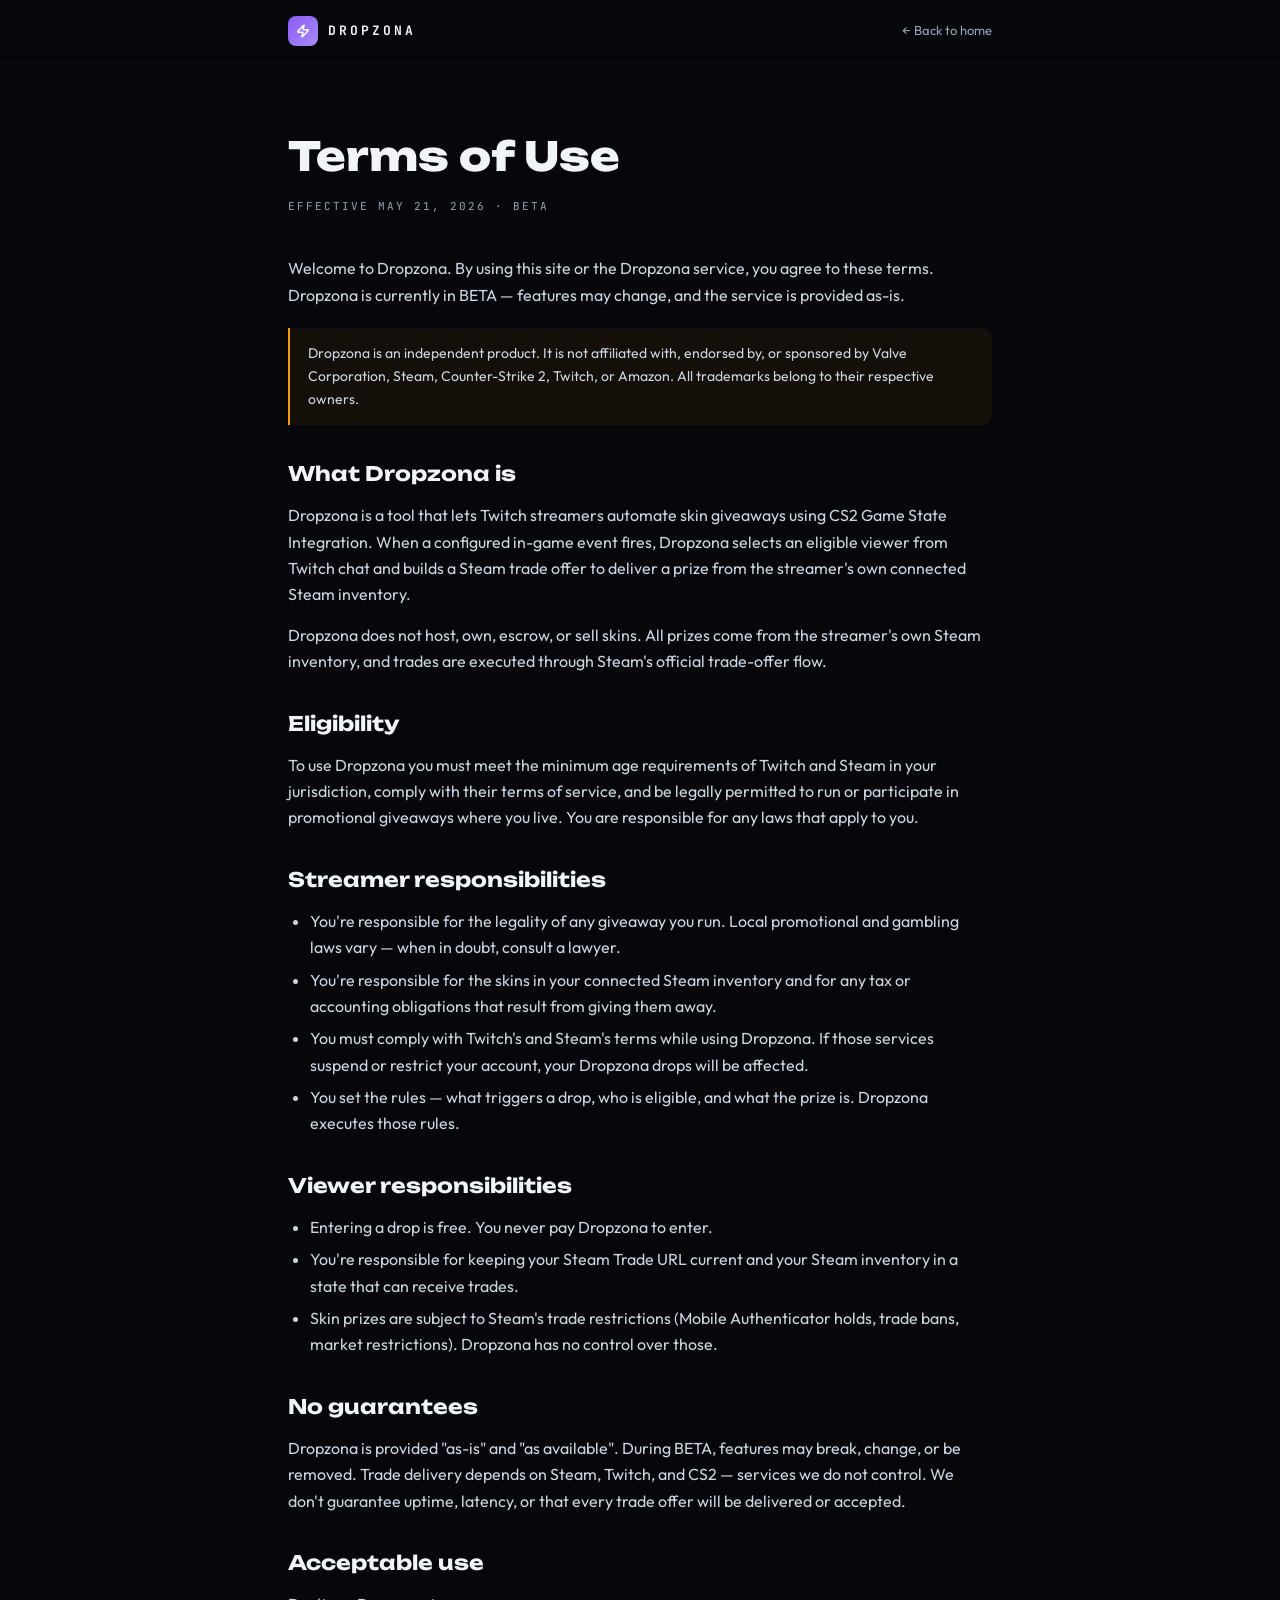
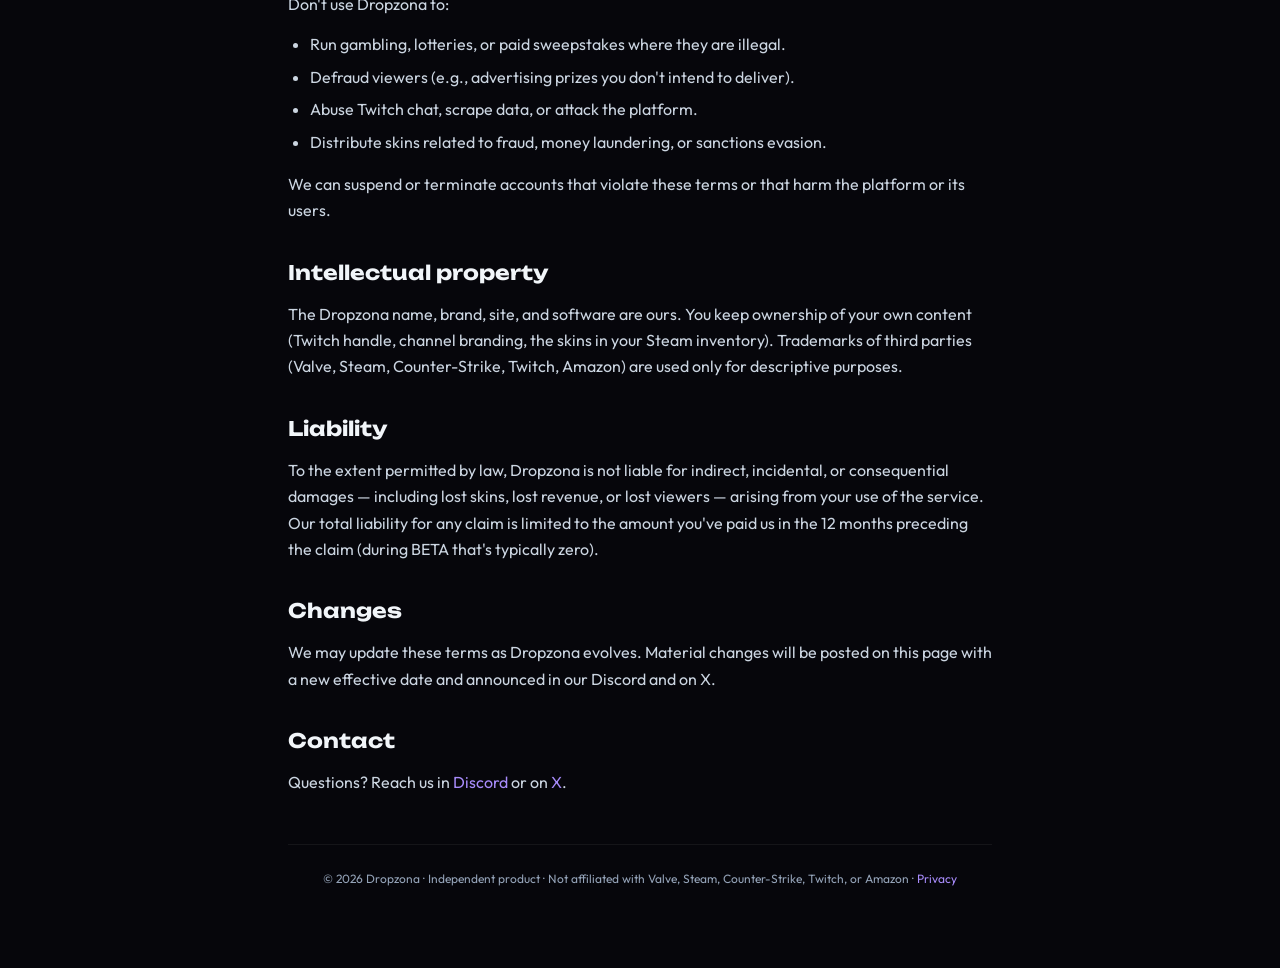
<file: terms.html>
<!DOCTYPE html>
<html lang="en">
<head>
  <meta charset="UTF-8"/>
  <meta name="viewport" content="width=device-width, initial-scale=1.0"/>
  <title>Terms of Use | Dropzona</title>
  <meta name="description" content="Terms governing the use of Dropzona's automated CS2 skin-drop platform for Twitch streamers and viewers."/>
  <link rel="canonical" href="https://dropzona.tv/terms.html"/>
  <meta name="robots" content="index, follow"/>
  <meta name="theme-color" content="#0b0a12"/>
  <meta property="og:type" content="article"/>
  <meta property="og:site_name" content="Dropzona"/>
  <meta property="og:title" content="Terms of Use | Dropzona"/>
  <meta property="og:description" content="Terms governing the use of Dropzona."/>
  <meta property="og:url" content="https://dropzona.tv/terms.html"/>
  <meta property="og:locale" content="en_US"/>
  <meta property="og:image" content="https://dropzona.tv/opengraph-image.png"/>
  <meta name="twitter:card" content="summary_large_image"/>
  <meta name="twitter:site" content="@dropzona"/>
  <meta name="twitter:title" content="Terms of Use | Dropzona"/>
  <meta name="twitter:description" content="Terms governing the use of Dropzona."/>
  <meta name="twitter:image" content="https://dropzona.tv/twitter-image.png"/>
  <script type="application/ld+json">
  {"@context":"https://schema.org","@type":"WebPage","name":"Terms of Use","url":"https://dropzona.tv/terms.html","inLanguage":"en-US","isPartOf":{"@type":"WebSite","name":"Dropzona","url":"https://dropzona.tv/"},"about":{"@type":"Organization","name":"Dropzona","url":"https://dropzona.tv/"}}
  </script>
  <script type="application/ld+json">
  {"@context":"https://schema.org","@type":"BreadcrumbList","itemListElement":[{"@type":"ListItem","position":1,"name":"Home","item":"https://dropzona.tv/"},{"@type":"ListItem","position":2,"name":"Terms","item":"https://dropzona.tv/terms.html"}]}
  </script>
  <link rel="icon" href="data:image/svg+xml,%3Csvg xmlns='http://www.w3.org/2000/svg' viewBox='0 0 24 24' fill='none' stroke='%238b5cf6' stroke-width='2' stroke-linecap='round' stroke-linejoin='round'%3E%3Cpath d='M13 2L3 14h9l-1 8 10-12h-9l1-8z'/%3E%3C/svg%3E" type="image/svg+xml">
  <link rel="preconnect" href="https://fonts.googleapis.com">
  <link href="https://fonts.googleapis.com/css2?family=Unbounded:wght@400;600;700;800;900&family=Outfit:wght@300;400;500;600;700&family=JetBrains+Mono:wght@400;500;600;700&display=swap" rel="stylesheet">
  <style>
    *,*::before,*::after{margin:0;padding:0;box-sizing:border-box}
    body{font-family:'Outfit',sans-serif;background:#06060b;color:#cbd5e1;min-height:100vh;line-height:1.65;-webkit-font-smoothing:antialiased}
    a{color:#a78bfa;text-decoration:none}
    a:hover{color:#fff}
    .nav{position:sticky;top:0;background:rgba(6,6,11,.92);backdrop-filter:blur(20px);border-bottom:1px solid rgba(255,255,255,.05);padding:16px 0;z-index:50}
    .nav-in{max-width:760px;margin:0 auto;padding:0 28px;display:flex;align-items:center;justify-content:space-between}
    .brand{display:flex;align-items:center;gap:10px;text-decoration:none;color:#fff}
    .brand-mark{width:30px;height:30px;background:linear-gradient(135deg,#8b5cf6,#a78bfa);border-radius:8px;display:flex;align-items:center;justify-content:center;color:#fff}
    .brand-name{font-family:'JetBrains Mono',monospace;font-weight:700;font-size:13px;letter-spacing:3px;color:#f1f5f9}
    .nav-back{font-size:13px;color:#94a3b8;text-decoration:none}
    .nav-back:hover{color:#fff}
    .wrap{max-width:760px;margin:0 auto;padding:60px 28px 80px}
    h1{font-family:'Unbounded',cursive;font-size:clamp(28px,4vw,40px);font-weight:800;color:#f1f5f9;margin-bottom:8px}
    .updated{font-family:'JetBrains Mono',monospace;font-size:11px;letter-spacing:2px;text-transform:uppercase;color:#94a3b8;margin-bottom:40px}
    h2{font-family:'Unbounded',cursive;font-size:20px;font-weight:700;color:#f1f5f9;margin:32px 0 12px}
    p{margin-bottom:14px;color:#cbd5e1}
    ul{margin:0 0 16px 22px;color:#cbd5e1}
    li{margin-bottom:6px}
    .callout{border-left:2px solid #f59e0b;background:rgba(245,158,11,.06);padding:14px 18px;border-radius:0 10px 10px 0;margin:20px 0;font-size:14px;color:#cbd5e1}
    .foot{border-top:1px solid rgba(255,255,255,.06);margin-top:48px;padding-top:24px;font-size:12px;color:#94a3b8;text-align:center}
  </style>
  <script>try{document.documentElement.dataset.loading='true'}catch(_){}</script>
  <link rel="stylesheet" href="skeleton/skeleton.css"/>
</head>
<body>
  <div id="legal-skeleton" role="status" aria-busy="true" aria-live="polite" aria-label="Loading terms"></div>
  <nav class="nav">
    <div class="nav-in">
      <a href="/" class="brand">
        <div class="brand-mark"><svg width="14" height="14" viewBox="0 0 24 24" fill="none" stroke="currentColor" stroke-width="2.5" stroke-linecap="round" stroke-linejoin="round"><path d="M4 14a1 1 0 0 1-.78-1.63l9.9-10.2a.5.5 0 0 1 .86.46l-1.92 6.02A1 1 0 0 0 13 10h7a1 1 0 0 1 .78 1.63l-9.9 10.2a.5.5 0 0 1-.86-.46l1.92-6.02A1 1 0 0 0 11 14z"/></svg></div>
        <span class="brand-name">DROPZONA</span>
      </a>
      <a href="/" class="nav-back">← Back to home</a>
    </div>
  </nav>

  <main class="wrap">
    <h1>Terms of Use</h1>
    <p class="updated">Effective May 21, 2026 · BETA</p>

    <p>Welcome to Dropzona. By using this site or the Dropzona service, you agree to these terms. Dropzona is currently in BETA — features may change, and the service is provided as-is.</p>

    <div class="callout">Dropzona is an independent product. It is not affiliated with, endorsed by, or sponsored by Valve Corporation, Steam, Counter-Strike 2, Twitch, or Amazon. All trademarks belong to their respective owners.</div>

    <h2>What Dropzona is</h2>
    <p>Dropzona is a tool that lets Twitch streamers automate skin giveaways using CS2 Game State Integration. When a configured in-game event fires, Dropzona selects an eligible viewer from Twitch chat and builds a Steam trade offer to deliver a prize from the streamer's own connected Steam inventory.</p>
    <p>Dropzona does not host, own, escrow, or sell skins. All prizes come from the streamer's own Steam inventory, and trades are executed through Steam's official trade-offer flow.</p>

    <h2>Eligibility</h2>
    <p>To use Dropzona you must meet the minimum age requirements of Twitch and Steam in your jurisdiction, comply with their terms of service, and be legally permitted to run or participate in promotional giveaways where you live. You are responsible for any laws that apply to you.</p>

    <h2>Streamer responsibilities</h2>
    <ul>
      <li>You're responsible for the legality of any giveaway you run. Local promotional and gambling laws vary — when in doubt, consult a lawyer.</li>
      <li>You're responsible for the skins in your connected Steam inventory and for any tax or accounting obligations that result from giving them away.</li>
      <li>You must comply with Twitch's and Steam's terms while using Dropzona. If those services suspend or restrict your account, your Dropzona drops will be affected.</li>
      <li>You set the rules — what triggers a drop, who is eligible, and what the prize is. Dropzona executes those rules.</li>
    </ul>

    <h2>Viewer responsibilities</h2>
    <ul>
      <li>Entering a drop is free. You never pay Dropzona to enter.</li>
      <li>You're responsible for keeping your Steam Trade URL current and your Steam inventory in a state that can receive trades.</li>
      <li>Skin prizes are subject to Steam's trade restrictions (Mobile Authenticator holds, trade bans, market restrictions). Dropzona has no control over those.</li>
    </ul>

    <h2>No guarantees</h2>
    <p>Dropzona is provided "as-is" and "as available". During BETA, features may break, change, or be removed. Trade delivery depends on Steam, Twitch, and CS2 — services we do not control. We don't guarantee uptime, latency, or that every trade offer will be delivered or accepted.</p>

    <h2>Acceptable use</h2>
    <p>Don't use Dropzona to:</p>
    <ul>
      <li>Run gambling, lotteries, or paid sweepstakes where they are illegal.</li>
      <li>Defraud viewers (e.g., advertising prizes you don't intend to deliver).</li>
      <li>Abuse Twitch chat, scrape data, or attack the platform.</li>
      <li>Distribute skins related to fraud, money laundering, or sanctions evasion.</li>
    </ul>
    <p>We can suspend or terminate accounts that violate these terms or that harm the platform or its users.</p>

    <h2>Intellectual property</h2>
    <p>The Dropzona name, brand, site, and software are ours. You keep ownership of your own content (Twitch handle, channel branding, the skins in your Steam inventory). Trademarks of third parties (Valve, Steam, Counter-Strike, Twitch, Amazon) are used only for descriptive purposes.</p>

    <h2>Liability</h2>
    <p>To the extent permitted by law, Dropzona is not liable for indirect, incidental, or consequential damages — including lost skins, lost revenue, or lost viewers — arising from your use of the service. Our total liability for any claim is limited to the amount you've paid us in the 12 months preceding the claim (during BETA that's typically zero).</p>

    <h2>Changes</h2>
    <p>We may update these terms as Dropzona evolves. Material changes will be posted on this page with a new effective date and announced in our Discord and on X.</p>

    <h2>Contact</h2>
    <p>Questions? Reach us in <a href="https://discord.gg/dropzona" target="_blank" rel="noopener noreferrer">Discord</a> or on <a href="https://x.com/dropzona" target="_blank" rel="noopener noreferrer">X</a>.</p>

    <div class="foot">© 2026 Dropzona · Independent product · Not affiliated with Valve, Steam, Counter-Strike, Twitch, or Amazon · <a href="privacy.html">Privacy</a></div>
  </main>
<script type="module">
import {mountLegalSkeleton, unmountLegalSkeleton} from '/skeleton/LegalSkeleton.js';
import {autoUnmount} from '/skeleton/loader.js';
mountLegalSkeleton({kind:'terms'});
autoUnmount(unmountLegalSkeleton);
</script>
</body>
</html>
</file>
<file: skeleton/skeleton.css>
/*
 * DROPZONE — Skeleton loading styles.
 *
 * Used by js/components/Skeleton.js + js/components/HomepageSkeleton.js to
 * paint a layout-matching placeholder for the marketing landing page while
 * fonts, CSS, and images settle. Header/nav stay in the real DOM and remain
 * visible; only <main id="main-content"> is masked.
 *
 * Theming hooks consume the existing landing-page CSS variables
 * (--background, --card, --border, --muted, --primary, --radius) so the
 * shimmer reads correctly in dark mode (the default) and any future light
 * mode without further work.
 */

/* ─────────────────────────────────────────────────────────────────────────
   Loading-state visibility switch
   ───────────────────────────────────────────────────────────────────────── */

/* While loading, the real homepage <main> is hidden. We don't use display:none
   on <main> so its reserved size still informs layout calculations the
   browser does for the skeleton container, but visibility:hidden keeps it
   from painting and avoids a flash. */
html[data-loading="true"] main#main-content {
  visibility: hidden;
}

/* Once loading completes, the skeleton container is removed by JS — but
   defensively hide it if it's still around. */
html[data-loading="false"] #homepage-skeleton {
  display: none;
}

#homepage-skeleton {
  display: block;
  width: 100%;
  color: transparent;
  transition: opacity 280ms ease;
}

.dz-sk-host--leaving {
  opacity: 0;
  pointer-events: none;
}

/* ─────────────────────────────────────────────────────────────────────────
   Shimmer primitive
   ───────────────────────────────────────────────────────────────────────── */

:root {
  /* These derive from the page's own tokens so the skeleton blends in. */
  --dz-sk-base: color-mix(in oklab, var(--card, #1a1726) 92%, var(--foreground, #fff) 4%);
  --dz-sk-highlight: color-mix(in oklab, var(--card, #1a1726) 70%, var(--primary, #7c3aed) 18%);
  --dz-sk-radius: 8px;
}

.dz-sk {
  display: block;
  position: relative;
  overflow: hidden;
  background: var(--dz-sk-base);
  border-radius: var(--dz-sk-radius);
  isolation: isolate;
}

.dz-sk::after {
  content: "";
  position: absolute;
  inset: 0;
  background-image: linear-gradient(
    100deg,
    transparent 0%,
    color-mix(in oklab, var(--dz-sk-highlight) 50%, transparent) 50%,
    transparent 100%
  );
  transform: translateX(-100%);
  animation: dz-sk-shimmer 1.8s cubic-bezier(0.4, 0, 0.2, 1) infinite;
  will-change: transform;
}

@keyframes dz-sk-shimmer {
  0%   { transform: translateX(-100%); }
  60%  { transform: translateX(100%); }
  100% { transform: translateX(100%); }
}

/* Variant shapes — visual only; sizes come from JS via inline styles. */
.dz-sk--block  { border-radius: var(--dz-sk-radius); }
.dz-sk--text   { border-radius: 6px; display: inline-block; }
.dz-sk--pill   { border-radius: 999px; }
.dz-sk--circle { border-radius: 999px; }
.dz-sk--image  { border-radius: 14px; }
.dz-sk--ghost  { background: transparent; border: 1px solid var(--border); }
.dz-sk--ghost::after { animation: none; }

/* Reduced motion: drop the shimmer in favor of a soft pulse. */
@media (prefers-reduced-motion: reduce) {
  .dz-sk::after {
    animation: dz-sk-pulse 2.4s ease-in-out infinite;
    background-image: none;
    background-color: color-mix(in oklab, var(--dz-sk-highlight) 30%, transparent);
    transform: none;
  }
  @keyframes dz-sk-pulse {
    0%, 100% { opacity: 0; }
    50%      { opacity: 1; }
  }
}

/* ─────────────────────────────────────────────────────────────────────────
   Layout — sections + container
   ───────────────────────────────────────────────────────────────────────── */

.dz-sk-section {
  width: 100%;
  padding: 5rem 0;
}
.dz-sk-section--hero {
  padding: 4rem 0 5rem;
}

.dz-sk-container {
  width: 100%;
  max-width: 80rem; /* mirrors max-w-7xl */
  margin: 0 auto;
  padding: 0 1rem;
}
@media (min-width: 640px) {
  .dz-sk-container { padding: 0 1.5rem; }
}
.dz-sk-container--narrow {
  max-width: 56rem;
}

.dz-sk-section__header {
  display: flex;
  flex-direction: column;
  align-items: center;
  gap: 0.85rem;
  text-align: center;
  margin-bottom: 3rem;
}
.dz-sk-section__header > .dz-sk--text { width: auto; }

/* ─────────────────────────────────────────────────────────────────────────
   Hero
   ───────────────────────────────────────────────────────────────────────── */

.dz-sk-hero {
  display: grid;
  grid-template-columns: 1fr;
  gap: 3rem;
  align-items: center;
}
@media (min-width: 1024px) {
  .dz-sk-hero { grid-template-columns: 1.05fr 1fr; gap: 4rem; }
}

.dz-sk-hero__copy {
  display: flex;
  flex-direction: column;
  gap: 1.5rem;
}
.dz-sk-hero__title {
  display: flex;
  flex-direction: column;
  gap: 0.75rem;
}
.dz-sk-hero__ctas {
  display: flex;
  flex-wrap: wrap;
  gap: 0.75rem;
  margin-top: 0.25rem;
}
.dz-sk-hero__logos {
  display: flex;
  flex-direction: column;
  gap: 0.75rem;
  margin-top: 1rem;
}
.dz-sk-hero__logos-row {
  display: flex;
  flex-wrap: wrap;
  gap: 1.25rem;
  align-items: center;
}

.dz-sk-hero__visual {
  position: relative;
  display: grid;
  grid-template-columns: 1fr 1fr;
  grid-template-rows: auto auto;
  gap: 1rem;
  min-height: 22rem;
}
@media (max-width: 639px) {
  .dz-sk-hero__visual { grid-template-columns: 1fr; min-height: auto; }
  .dz-sk-stream-card { height: 16rem; }
}

.dz-sk-stream-card {
  display: flex;
  flex-direction: column;
  gap: 0.75rem;
  padding: 0.85rem;
  border-radius: 14px;
  background: color-mix(in oklab, var(--card, #1a1726) 80%, transparent);
  border: 1px solid var(--border, rgba(255,255,255,0.08));
  height: 20rem;
}
.dz-sk-stream-card--a { transform: translateY(0); }
.dz-sk-stream-card--b { transform: translateY(1.5rem); }
@media (max-width: 639px) {
  .dz-sk-stream-card--b { transform: none; }
}

.dz-sk-stream-card__head {
  display: flex;
  align-items: center;
  justify-content: space-between;
}
.dz-sk-stream-card__media {
  flex: 1;
  min-height: 8rem;
}
.dz-sk-stream-card__foot {
  display: flex;
  align-items: center;
  gap: 0.65rem;
}
.dz-sk-stream-card__foot-text {
  display: flex;
  flex-direction: column;
  gap: 0.35rem;
  flex: 1;
}

.dz-sk-hero__ticker {
  grid-column: 1 / -1;
  display: flex;
  align-items: center;
  gap: 0.75rem;
  padding: 0.75rem 1rem;
  border-radius: 12px;
  background: color-mix(in oklab, var(--card, #1a1726) 80%, transparent);
  border: 1px solid var(--border, rgba(255,255,255,0.08));
}

/* ─────────────────────────────────────────────────────────────────────────
   Stats / biggest drop
   ───────────────────────────────────────────────────────────────────────── */

.dz-sk-stats-grid {
  display: grid;
  grid-template-columns: repeat(2, 1fr);
  gap: 1.5rem;
}
@media (min-width: 768px) {
  .dz-sk-stats-grid { grid-template-columns: repeat(4, 1fr); gap: 2rem; }
}
.dz-sk-stat {
  display: flex;
  flex-direction: column;
  gap: 0.6rem;
  padding: 1.5rem 1.25rem;
  border-radius: 14px;
  background: color-mix(in oklab, var(--card, #1a1726) 70%, transparent);
  border: 1px solid var(--border, rgba(255,255,255,0.06));
}

.dz-sk-bigdrop {
  display: grid;
  grid-template-columns: 1fr;
  gap: 2rem;
  padding: 2rem;
  border-radius: 18px;
  background: color-mix(in oklab, var(--card, #1a1726) 80%, transparent);
  border: 1px solid var(--border, rgba(255,255,255,0.08));
}
@media (min-width: 768px) {
  .dz-sk-bigdrop { grid-template-columns: 1.1fr 1fr; gap: 3rem; padding: 3rem; align-items: center; }
}
.dz-sk-bigdrop__left {
  display: flex;
  flex-direction: column;
  gap: 1rem;
}
.dz-sk-bigdrop__right { min-height: 16rem; }

/* ─────────────────────────────────────────────────────────────────────────
   Features grid
   ───────────────────────────────────────────────────────────────────────── */

.dz-sk-feat-grid {
  display: grid;
  grid-template-columns: 1fr;
  gap: 1.25rem;
}
@media (min-width: 768px) {
  .dz-sk-feat-grid {
    grid-template-columns: repeat(6, 1fr);
    grid-auto-rows: minmax(0, auto);
  }
  .dz-sk-feat--big { grid-column: span 4; grid-row: span 2; }
  .dz-sk-feat--mid { grid-column: span 2; grid-row: span 2; }
  .dz-sk-feat--sm  { grid-column: span 3; }
}
@media (min-width: 1024px) {
  .dz-sk-feat-grid { grid-template-columns: repeat(6, 1fr); }
  .dz-sk-feat--sm  { grid-column: span 3; }
  .dz-sk-feat--sm:nth-of-type(n+5) { grid-column: span 3; }
}

.dz-sk-feat {
  display: flex;
  flex-direction: column;
  gap: 1rem;
  padding: 1.5rem;
  border-radius: 16px;
  background: color-mix(in oklab, var(--card, #1a1726) 75%, transparent);
  border: 1px solid var(--border, rgba(255,255,255,0.07));
  min-height: 12rem;
}
.dz-sk-feat--big { min-height: 22rem; }
.dz-sk-feat--mid { min-height: 22rem; }

.dz-sk-feat__copy {
  display: flex;
  flex-direction: column;
  gap: 0.75rem;
}
.dz-sk-feat__chart {
  display: flex;
  flex-direction: column;
  gap: 0.75rem;
  padding: 1rem;
  border-radius: 12px;
  background: color-mix(in oklab, var(--background, #0b0a12) 60%, transparent);
}
.dz-sk-feat__chart-row {
  display: flex;
  align-items: center;
  gap: 0.75rem;
}
.dz-sk-feat__chart-row > .dz-sk--text { flex: 1; }
.dz-sk-feat__bars {
  display: flex;
  flex-direction: column;
  gap: 0.6rem;
  margin-top: auto;
}

/* ─────────────────────────────────────────────────────────────────────────
   How it works
   ───────────────────────────────────────────────────────────────────────── */

.dz-sk-how-grid {
  display: grid;
  grid-template-columns: 1fr;
  gap: 1.5rem;
}
@media (min-width: 768px) {
  .dz-sk-how-grid { grid-template-columns: repeat(3, 1fr); gap: 2rem; }
}
.dz-sk-how-step {
  display: flex;
  flex-direction: column;
  gap: 0.85rem;
  padding: 1.75rem;
  border-radius: 14px;
  background: color-mix(in oklab, var(--card, #1a1726) 70%, transparent);
  border: 1px solid var(--border, rgba(255,255,255,0.06));
  min-height: 12rem;
}

/* ─────────────────────────────────────────────────────────────────────────
   FAQ
   ───────────────────────────────────────────────────────────────────────── */

.dz-sk-faq-list {
  display: flex;
  flex-direction: column;
  gap: 0.75rem;
}
.dz-sk-faq-row {
  display: flex;
  align-items: center;
  justify-content: space-between;
  gap: 1rem;
  padding: 1.25rem 1.5rem;
  border-radius: 12px;
  background: color-mix(in oklab, var(--card, #1a1726) 70%, transparent);
  border: 1px solid var(--border, rgba(255,255,255,0.06));
}

/* ─────────────────────────────────────────────────────────────────────────
   CTA
   ───────────────────────────────────────────────────────────────────────── */

.dz-sk-cta {
  display: flex;
  flex-direction: column;
  align-items: center;
  gap: 1.25rem;
  text-align: center;
  padding: 3rem 1.5rem;
  border-radius: 22px;
  background: color-mix(in oklab, var(--card, #1a1726) 78%, transparent);
  border: 1px solid var(--border, rgba(255,255,255,0.08));
}
.dz-sk-cta .dz-sk-hero__ctas { justify-content: center; }

/* ─────────────────────────────────────────────────────────────────────────
   Utility — shared row layout used by createSkeletonChips
   ───────────────────────────────────────────────────────────────────────── */

.dz-sk-row {
  display: flex;
  flex-wrap: wrap;
  gap: 0.75rem;
  justify-content: center;
}

/* ─────────────────────────────────────────────────────────────────────────
   Login / auth skeleton (login.html)
   ───────────────────────────────────────────────────────────────────────── */

/* Hide every real auth-step section while loading. The skeleton lives in
   #login-skeleton and stands in for whichever step the URL selects.
   Scoped with :has() so this only applies on /login (signup has its own
   #signup-skeleton hook above). */
html[data-loading="true"]:has(#login-skeleton) main .auth-step { display: none; }
html[data-loading="false"] #login-skeleton { display: none; }

#login-skeleton {
  display: flex;
  flex-direction: column;
  min-height: 100vh;
  width: 100%;
  padding: 1rem 1.25rem 1.5rem;
  transition: opacity 280ms ease;
}

.dz-sk-auth__shell {
  display: flex;
  flex-direction: column;
  flex: 1;
  width: 100%;
  max-width: 36rem;
  margin: 0 auto;
  gap: 2.5rem;
}

.dz-sk-auth__topbar {
  display: flex;
  align-items: center;
  justify-content: space-between;
  padding: 0.5rem 0;
}

.dz-sk-auth__card {
  flex: 1;
  display: flex;
  align-items: center;
  justify-content: center;
  padding: 1rem 0;
}

.dz-sk-auth__step {
  width: 100%;
  display: flex;
  flex-direction: column;
  align-items: center;
  gap: 1.75rem;
}

.dz-sk-auth__header {
  display: flex;
  flex-direction: column;
  align-items: center;
  gap: 0.75rem;
  text-align: center;
  width: 100%;
}
.dz-sk-auth__header > .dz-sk--text { width: 60%; }

.dz-sk-auth__role-grid {
  display: grid;
  grid-template-columns: 1fr;
  gap: 1rem;
  width: 100%;
}
@media (min-width: 640px) {
  .dz-sk-auth__role-grid { grid-template-columns: 1fr 1fr; }
}

.dz-sk-auth__role-card {
  display: flex;
  align-items: center;
  gap: 0.85rem;
  padding: 1.25rem;
  border-radius: 14px;
  background: color-mix(in oklab, var(--card, #1a1726) 78%, transparent);
  border: 1px solid var(--border, rgba(255,255,255,0.07));
  min-height: 5.5rem;
}
.dz-sk-auth__role-copy {
  flex: 1;
  display: flex;
  flex-direction: column;
  gap: 0.5rem;
}

.dz-sk-auth__conn-list {
  display: flex;
  flex-direction: column;
  gap: 0.85rem;
  width: 100%;
}
.dz-sk-auth__conn-row {
  display: flex;
  align-items: center;
  gap: 1rem;
  padding: 1rem 1.25rem;
  border-radius: 12px;
  background: color-mix(in oklab, var(--card, #1a1726) 78%, transparent);
  border: 1px solid var(--border, rgba(255,255,255,0.07));
}
.dz-sk-auth__conn-left {
  display: flex;
  align-items: center;
  gap: 0.85rem;
  flex: 1;
  min-width: 0;
}
.dz-sk-auth__conn-copy {
  display: flex;
  flex-direction: column;
  gap: 0.5rem;
  flex: 1;
  min-width: 0;
}

.dz-sk-auth__footer {
  display: flex;
  justify-content: space-between;
  width: 100%;
  gap: 0.75rem;
}

.dz-sk-auth__legal {
  display: flex;
  justify-content: center;
  padding: 0.5rem 0 0;
}

/* ─────────────────────────────────────────────────────────────────────────
   App SPA skeleton (app.html)
   ───────────────────────────────────────────────────────────────────────── */

/* While loading, hide every routed .page; only the skeleton paints inside .main. */
html[data-loading="true"] .main .page { display: none !important; }
html[data-loading="false"] #app-skeleton { display: none; }

#app-skeleton {
  display: block;
  width: 100%;
  padding: 1rem 1.25rem 1.5rem;
  transition: opacity 280ms ease;
}

.dz-sk-app__page {
  display: flex;
  flex-direction: column;
  gap: 1.25rem;
  width: 100%;
}

.dz-sk-app__page-head {
  display: flex;
  align-items: center;
  justify-content: space-between;
  gap: 1rem;
}

.dz-sk-app__row-between {
  display: flex;
  align-items: center;
  justify-content: space-between;
  gap: 1rem;
  flex-wrap: wrap;
}

/* ── stats ── */
.dz-sk-app__stats {
  display: grid;
  gap: 0.85rem;
}
.dz-sk-app__stats--3 { grid-template-columns: repeat(1, 1fr); }
.dz-sk-app__stats--4 { grid-template-columns: repeat(2, 1fr); }
@media (min-width: 768px) {
  .dz-sk-app__stats--3 { grid-template-columns: repeat(3, 1fr); }
  .dz-sk-app__stats--4 { grid-template-columns: repeat(4, 1fr); }
}
.dz-sk-app__stat {
  display: flex;
  align-items: center;
  gap: 0.85rem;
  padding: 1rem 1.1rem;
  border-radius: 14px;
  background: color-mix(in oklab, var(--card, #1a1726) 75%, transparent);
  border: 1px solid var(--border, rgba(255,255,255,0.06));
  min-height: 5rem;
}
.dz-sk-app__stat-body {
  display: flex;
  flex-direction: column;
  gap: 0.4rem;
  flex: 1;
  min-width: 0;
}

/* ── card primitive ── */
.dz-sk-app__card {
  display: flex;
  flex-direction: column;
  gap: 1rem;
  padding: 1.1rem 1.2rem;
  border-radius: 14px;
  background: color-mix(in oklab, var(--card, #1a1726) 75%, transparent);
  border: 1px solid var(--border, rgba(255,255,255,0.06));
}
.dz-sk-app__card-head {
  display: flex;
  align-items: center;
  gap: 0.55rem;
}

/* ── table-like blocks ── */
.dz-sk-app__t-wrap {
  display: flex;
  flex-direction: column;
  gap: 0.55rem;
}
.dz-sk-app__t-head,
.dz-sk-app__t-row {
  display: flex;
  align-items: center;
  gap: 0.75rem;
  padding: 0.55rem 0.5rem;
}
.dz-sk-app__t-head { padding-bottom: 0.4rem; border-bottom: 1px solid var(--border, rgba(255,255,255,0.05)); }
.dz-sk-app__t-row + .dz-sk-app__t-row { border-top: 1px dashed color-mix(in oklab, var(--border, rgba(255,255,255,0.04)) 60%, transparent); }
.dz-sk-app__t-head > .dz-sk--text,
.dz-sk-app__t-row > .dz-sk--text {
  flex: 0 0 auto;
}

/* ── stream grid (browse) ── */
.dz-sk-app__stream-grid {
  display: grid;
  grid-template-columns: 1fr;
  gap: 1rem;
}
@media (min-width: 640px) { .dz-sk-app__stream-grid { grid-template-columns: repeat(2, 1fr); } }
@media (min-width: 1024px) { .dz-sk-app__stream-grid { grid-template-columns: repeat(3, 1fr); } }
.dz-sk-app__stream-card {
  display: flex;
  flex-direction: column;
  gap: 0.65rem;
  padding: 0.65rem;
  border-radius: 14px;
  background: color-mix(in oklab, var(--card, #1a1726) 70%, transparent);
  border: 1px solid var(--border, rgba(255,255,255,0.06));
}
.dz-sk-app__stream-meta {
  display: flex;
  align-items: center;
  gap: 0.6rem;
}
.dz-sk-app__stream-meta-text {
  display: flex;
  flex-direction: column;
  gap: 0.35rem;
  flex: 1;
  min-width: 0;
}

/* ── lists (followings / dashboard side list) ── */
.dz-sk-app__list {
  display: flex;
  flex-direction: column;
}
.dz-sk-app__list-row {
  display: flex;
  align-items: center;
  gap: 0.85rem;
  padding: 0.75rem 0.25rem;
}
.dz-sk-app__list-row + .dz-sk-app__list-row {
  border-top: 1px dashed color-mix(in oklab, var(--border, rgba(255,255,255,0.05)) 70%, transparent);
}
.dz-sk-app__list-text {
  display: flex;
  flex-direction: column;
  gap: 0.4rem;
  flex: 1;
  min-width: 0;
}

/* ── ticker ── */
.dz-sk-app__ticker {
  display: flex;
  align-items: center;
  gap: 0.85rem;
  padding: 0.65rem 1rem;
  border-radius: 12px;
  background: color-mix(in oklab, var(--card, #1a1726) 70%, transparent);
  border: 1px solid var(--border, rgba(255,255,255,0.06));
}

/* ── stream watch page ── */
.dz-sk-app__stream-layout {
  display: grid;
  grid-template-columns: 1fr;
  gap: 1.25rem;
}
@media (min-width: 1024px) {
  .dz-sk-app__stream-layout { grid-template-columns: 2.2fr 1fr; }
}
.dz-sk-app__stream-main { display: flex; flex-direction: column; gap: 1.1rem; }
.dz-sk-app__stream-side { display: flex; flex-direction: column; gap: 1rem; min-height: 30rem; }
.dz-sk-app__stream-info {
  display: flex;
  align-items: center;
  gap: 0.85rem;
  padding: 0.75rem 1rem;
  border-radius: 12px;
  background: color-mix(in oklab, var(--card, #1a1726) 70%, transparent);
  border: 1px solid var(--border, rgba(255,255,255,0.06));
}
.dz-sk-app__stream-info-text {
  display: flex;
  flex-direction: column;
  gap: 0.4rem;
  flex: 1;
  min-width: 0;
}
.dz-sk-app__chat {
  display: flex;
  flex-direction: column;
  gap: 0.45rem;
  max-height: 26rem;
  overflow: hidden;
}
.dz-sk-app__chat-row {
  display: flex;
  gap: 0.5rem;
  align-items: center;
  padding: 0.25rem 0.15rem;
}

/* ── connections (profile pages) ── */
.dz-sk-app__conn-list { display: flex; flex-direction: column; gap: 0.75rem; }
.dz-sk-app__conn-row {
  display: flex;
  align-items: center;
  gap: 0.85rem;
  padding: 0.9rem 1rem;
  border-radius: 12px;
  border: 1px solid var(--border, rgba(255,255,255,0.06));
  background: color-mix(in oklab, var(--card, #1a1726) 65%, transparent);
}
.dz-sk-app__conn-copy { display: flex; flex-direction: column; gap: 0.4rem; flex: 1; min-width: 0; }

/* ── chips ── */
.dz-sk-app__chips { display: flex; flex-wrap: wrap; gap: 0.5rem; }

/* ── triggers ── */
.dz-sk-app__trig-grid {
  display: grid;
  grid-template-columns: 1fr;
  gap: 0.75rem;
}
@media (min-width: 900px) { .dz-sk-app__trig-grid { grid-template-columns: 1fr 1fr; } }
.dz-sk-app__trig-row {
  display: flex;
  align-items: center;
  gap: 0.85rem;
  padding: 0.75rem 0.9rem;
  border-radius: 12px;
  background: color-mix(in oklab, var(--background, #0b0a12) 50%, transparent);
  border: 1px solid var(--border, rgba(255,255,255,0.06));
}
.dz-sk-app__trig-info { display: flex; flex-direction: column; gap: 0.4rem; flex: 1; min-width: 0; }
.dz-sk-app__trig-range { display: flex; flex-direction: column; gap: 0.4rem; align-items: flex-end; }

/* ── 2:1 grid (dashboard) and 1:1 grid (health) ── */
.dz-sk-app__g21,
.dz-sk-app__g2 {
  display: grid;
  grid-template-columns: 1fr;
  gap: 1rem;
}
@media (min-width: 1024px) {
  .dz-sk-app__g21 { grid-template-columns: 2fr 1fr; }
  .dz-sk-app__g2  { grid-template-columns: 1fr 1fr; }
}

/* ── dashboard chart ── */
.dz-sk-app__chart { display: flex; flex-direction: column; gap: 0.85rem; }
.dz-sk-app__chart-legend { display: flex; gap: 1.25rem; flex-wrap: wrap; }

/* ── feed list ── */
.dz-sk-app__feed { display: flex; flex-direction: column; }
.dz-sk-app__feed-row {
  display: flex;
  align-items: center;
  gap: 0.65rem;
  padding: 0.55rem 0.15rem;
}
.dz-sk-app__feed-row + .dz-sk-app__feed-row {
  border-top: 1px dashed color-mix(in oklab, var(--border, rgba(255,255,255,0.05)) 65%, transparent);
}
.dz-sk-app__feed-row > .dz-sk--text:first-of-type { flex: 1; }

/* ── wizard (onboard) ── */
.dz-sk-app__wiz-steps {
  display: flex;
  align-items: center;
  gap: 0.75rem;
  flex-wrap: wrap;
}
.dz-sk-app__wiz-step {
  display: flex;
  align-items: center;
  gap: 0.55rem;
  padding: 0.45rem 0.85rem;
  border-radius: 999px;
  background: color-mix(in oklab, var(--card, #1a1726) 65%, transparent);
  border: 1px solid var(--border, rgba(255,255,255,0.06));
}
.dz-sk-app__wiz-step.is-active {
  background: color-mix(in oklab, var(--primary, #7c3aed) 16%, transparent);
}
.dz-sk-app__wiz-body { display: flex; flex-direction: column; gap: 1rem; }
.dz-sk-app__wiz-actions { display: flex; gap: 0.65rem; flex-wrap: wrap; }

/* ── form rows (wallet deposit) ── */
.dz-sk-app__form-row { display: flex; flex-direction: column; gap: 0.45rem; }
.dz-sk-app__wallet-deposit { display: flex; flex-direction: column; gap: 1rem; }

/* ── health rows ── */
.dz-sk-app__health-list { display: flex; flex-direction: column; }
.dz-sk-app__health-row {
  display: flex;
  align-items: center;
  gap: 0.85rem;
  padding: 0.7rem 0.25rem;
}
.dz-sk-app__health-row + .dz-sk-app__health-row {
  border-top: 1px dashed color-mix(in oklab, var(--border, rgba(255,255,255,0.05)) 65%, transparent);
}
.dz-sk-app__health-info { display: flex; flex-direction: column; gap: 0.4rem; flex: 1; min-width: 0; }

/* ─────────────────────────────────────────────────────────────────────────
   Signup skeleton (signup.html)
   ─────────────────────────────────────────────────────────────────────────
   Signup reuses the auth-step silhouettes from LoginSkeleton, so all the
   .dz-sk-auth__* layout above also applies here. We only need the host
   gates + the same flex column layout as #login-skeleton. */

html[data-loading="true"]:has(#signup-skeleton)  main .auth-step  { display: none; }
html[data-loading="false"] #signup-skeleton                       { display: none; }

#signup-skeleton {
  display: flex;
  flex-direction: column;
  min-height: 100vh;
  width: 100%;
  padding: 1rem 1.25rem 1.5rem;
  transition: opacity 280ms ease;
}

/* ─────────────────────────────────────────────────────────────────────────
   Support skeleton (support.html)
   ───────────────────────────────────────────────────────────────────────── */

/* Mask the page body while loading, keep the fixed top nav visible.
   Scoped with :has() so the rule only applies on pages that mount the
   support skeleton — `.page` and `.foot` are generic class names used by
   404.html too, and we don't want cross-page bleed. */
html[data-loading="true"]:has(#support-skeleton)  body > .page  { visibility: hidden; }
html[data-loading="true"]:has(#support-skeleton)  body > .foot  { visibility: hidden; }
html[data-loading="false"] #support-skeleton                    { display: none; }

#support-skeleton {
  display: block;
  width: 100%;
  position: fixed;
  inset: 0;
  z-index: 50;
  overflow-y: auto;
  padding: 120px 32px 80px;
  background: var(--b0, #06060b);
  transition: opacity 280ms ease;
}

.dz-sk-sup__wrap {
  width: 100%;
  max-width: 860px;
  margin: 0 auto;
  display: flex;
  flex-direction: column;
  gap: 2rem;
}

.dz-sk-sup__hero {
  display: flex;
  flex-direction: column;
  gap: 0.85rem;
  margin-bottom: 1rem;
}
.dz-sk-sup__hero > .dz-sk--text { width: auto; }

.dz-sk-sup__cards {
  display: grid;
  grid-template-columns: 1fr;
  gap: 1rem;
}
@media (min-width: 700px) {
  .dz-sk-sup__cards { grid-template-columns: 1fr 1fr; }
}

.dz-sk-sup__channels {
  display: flex;
  flex-direction: column;
  gap: 1rem;
}

.dz-sk-sup__card {
  display: flex;
  flex-direction: column;
  gap: 0.75rem;
  padding: 1.75rem;
  border-radius: 20px;
  background: color-mix(in oklab, var(--card, #111119) 70%, transparent);
  border: 1px solid var(--border, rgba(255, 255, 255, 0.07));
}
.dz-sk-sup__card--form { min-height: 24rem; }
.dz-sk-sup__card--discord { flex: 1; min-height: 14rem; }
.dz-sk-sup__card--direct { gap: 0.6rem; }

.dz-sk-sup__form {
  display: flex;
  flex-direction: column;
  gap: 0.85rem;
  margin-top: 0.5rem;
}
.dz-sk-sup__form-row {
  display: flex;
  flex-direction: column;
  gap: 0.4rem;
}

.dz-sk-sup__direct-btns {
  display: flex;
  flex-direction: column;
  gap: 0.6rem;
  margin-top: 0.4rem;
}

.dz-sk-sup__faq {
  display: flex;
  flex-direction: column;
  gap: 1rem;
}
.dz-sk-sup__faq-list {
  display: flex;
  flex-direction: column;
  gap: 0.5rem;
}
.dz-sk-sup__faq-row {
  display: flex;
  align-items: center;
  justify-content: space-between;
  gap: 1rem;
  padding: 1rem 1.25rem;
  border-radius: 14px;
  background: color-mix(in oklab, var(--card, #111119) 55%, transparent);
  border: 1px solid var(--border, rgba(255, 255, 255, 0.07));
}

/* ─────────────────────────────────────────────────────────────────────────
   Legal skeleton (privacy.html, terms.html)
   ───────────────────────────────────────────────────────────────────────── */

html[data-loading="true"]:has(#legal-skeleton)  body > main.wrap  { visibility: hidden; }
html[data-loading="true"]:has(#legal-skeleton)  body > nav.nav    { visibility: hidden; }
html[data-loading="false"] #legal-skeleton                        { display: none; }

#legal-skeleton {
  display: block;
  width: 100%;
  position: fixed;
  inset: 0;
  z-index: 50;
  overflow-y: auto;
  background: var(--background, #0b0a12);
  transition: opacity 280ms ease;
}

.dz-sk-legal__wrap {
  width: 100%;
  max-width: 760px;
  margin: 0 auto;
  padding: 1rem 1.75rem 5rem;
  display: flex;
  flex-direction: column;
}

.dz-sk-legal__nav {
  display: flex;
  align-items: center;
  justify-content: space-between;
  padding: 1rem 0 2.25rem;
  border-bottom: 1px solid var(--border, rgba(255, 255, 255, 0.06));
  margin-bottom: 2.5rem;
}
.dz-sk-legal__brand {
  display: flex;
  align-items: center;
  gap: 0.65rem;
}

.dz-sk-legal__article {
  display: flex;
  flex-direction: column;
  gap: 2rem;
}

.dz-sk-legal__header {
  display: flex;
  flex-direction: column;
  gap: 0.6rem;
}
.dz-sk-legal__header > .dz-sk--text { width: auto; }

.dz-sk-legal__callout {
  border-left: 2px solid color-mix(in oklab, var(--primary, #8b5cf6) 70%, transparent);
  background: color-mix(in oklab, var(--primary, #8b5cf6) 6%, transparent);
  padding: 0.85rem 1.1rem;
  border-radius: 0 10px 10px 0;
  margin: 0.85rem 0 0.5rem;
}

.dz-sk-legal__section {
  display: flex;
  flex-direction: column;
  gap: 0.85rem;
}
.dz-sk-legal__h2 { margin-top: 0.5rem; }

.dz-sk-legal__list {
  display: flex;
  flex-direction: column;
  gap: 0.55rem;
  margin-left: 1.25rem;
}
.dz-sk-legal__list-row {
  display: flex;
  align-items: center;
  gap: 0.65rem;
}
.dz-sk-legal__list-row > .dz-sk--text { flex: 0 1 auto; }

.dz-sk-legal__foot {
  margin-top: 2rem;
  padding-top: 1.25rem;
  border-top: 1px solid var(--border, rgba(255, 255, 255, 0.06));
  display: flex;
  justify-content: center;
}

/* ─────────────────────────────────────────────────────────────────────────
   404 skeleton (404.html)
   ───────────────────────────────────────────────────────────────────────── */

html[data-loading="true"]:has(#notfound-skeleton)  body > main.page  { visibility: hidden; }
html[data-loading="false"] #notfound-skeleton                        { display: none; }

#notfound-skeleton {
  display: block;
  position: fixed;
  inset: 0;
  z-index: 50;
  overflow: hidden;
  background: var(--background, #0b0a12);
  transition: opacity 280ms ease;
}

.dz-sk-404__shell {
  display: flex;
  flex-direction: column;
  width: 100%;
  height: 100%;
  min-height: 100vh;
}

.dz-sk-404__topbar {
  display: flex;
  align-items: center;
  justify-content: space-between;
  padding: 1.1rem 1.5rem;
}
@media (min-width: 640px) {
  .dz-sk-404__topbar { padding: 1.25rem 2rem; }
}
.dz-sk-404__brand {
  display: flex;
  align-items: center;
  gap: 0.65rem;
}
.dz-sk-404__brand-text {
  display: flex;
  flex-direction: column;
  gap: 0.35rem;
}

.dz-sk-404__center {
  flex: 1;
  display: flex;
  align-items: center;
  justify-content: center;
  padding: 1rem 1.5rem;
}
.dz-sk-404__stack {
  display: flex;
  flex-direction: column;
  align-items: center;
  gap: 1.5rem;
  text-align: center;
  width: 100%;
  max-width: 36rem;
}

.dz-sk-404__pill-row {
  display: flex;
  justify-content: center;
}

.dz-sk-404__wordmark {
  width: 100%;
  max-width: 28rem;
  height: 8rem;
  display: flex;
}
@media (min-width: 640px) {
  .dz-sk-404__wordmark { height: 10rem; max-width: 32rem; }
}

.dz-sk-404__headline {
  display: flex;
  flex-direction: column;
  align-items: center;
  gap: 0.75rem;
  width: 100%;
}
.dz-sk-404__headline > .dz-sk--text { width: auto; }
.dz-sk-404__path-row {
  display: flex;
  align-items: center;
  gap: 0.75rem;
  padding: 0.45rem 0.85rem;
  border-radius: 8px;
  background: color-mix(in oklab, var(--card, #1a1726) 65%, transparent);
  border: 1px solid var(--border, rgba(255, 255, 255, 0.06));
  margin-top: 0.25rem;
}

.dz-sk-404__cta-row {
  display: flex;
  flex-wrap: wrap;
  justify-content: center;
  gap: 0.75rem;
}

.dz-sk-404__shortcuts {
  display: flex;
  flex-wrap: wrap;
  align-items: center;
  justify-content: center;
  gap: 0.6rem;
  margin-top: 0.5rem;
}

.dz-sk-404__foot {
  display: flex;
  justify-content: center;
  padding: 1.25rem 1.5rem 1.75rem;
}
</file>
